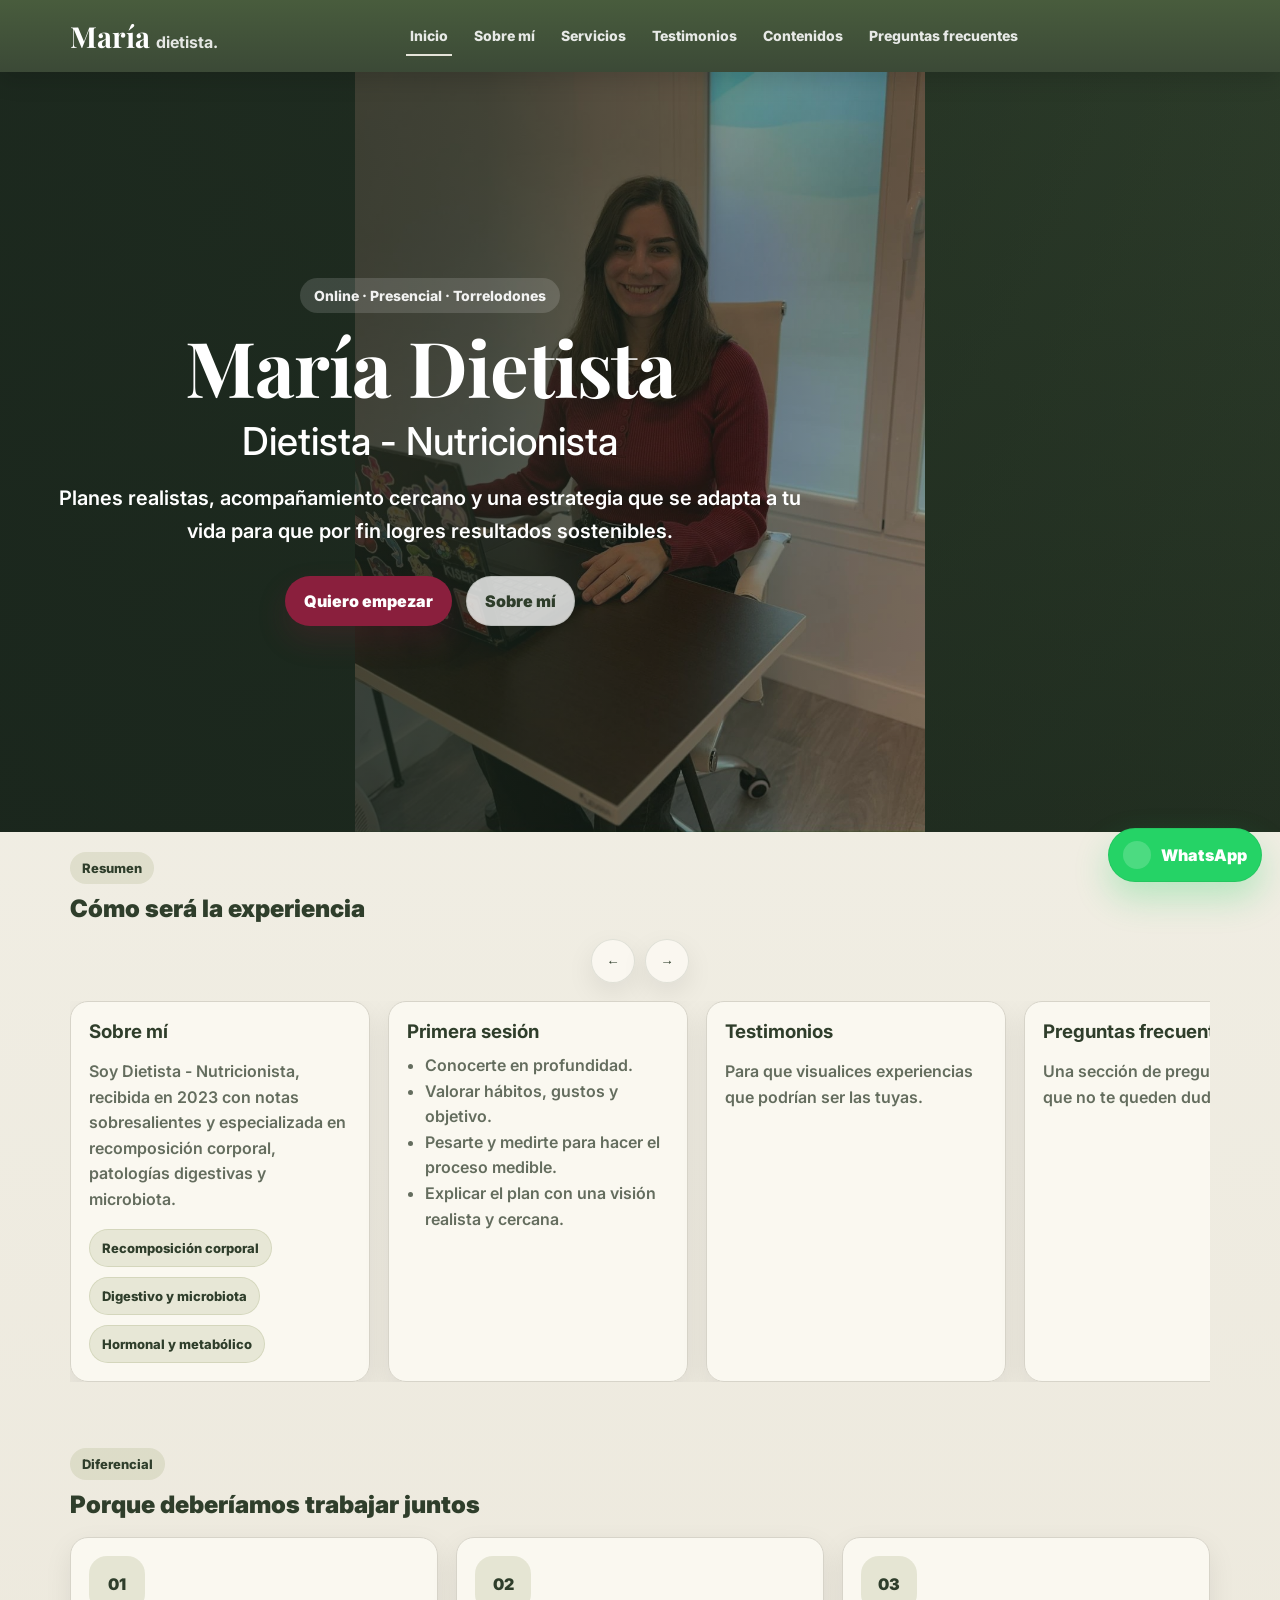
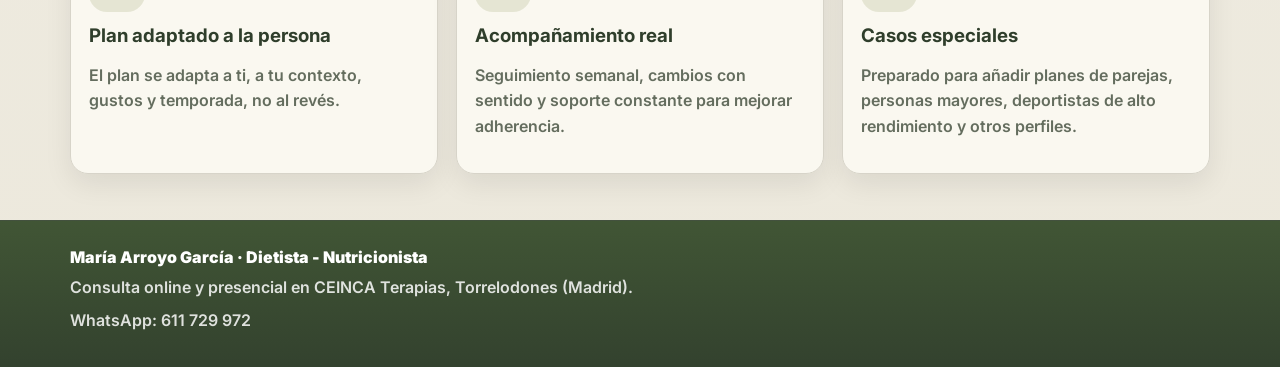
<file: index.html>
<!DOCTYPE html><html lang="es"><head>
<meta charset="UTF-8">
<meta name="viewport" content="width=device-width, initial-scale=1.0">
<meta name="theme-color" content="#2f3e2b">
<link rel="icon" href="favicon.png">
<link rel="manifest" href="manifest.webmanifest">
<link rel="preconnect" href="https://fonts.googleapis.com">
<link rel="preconnect" href="https://fonts.gstatic.com" crossorigin>
<link href="https://fonts.googleapis.com/css2?family=Inter:wght@400;600;700;800;900&family=Playfair+Display:wght@600;700&display=swap" rel="stylesheet">
<link rel="stylesheet" href="styles.css">
<title>María Dietista</title><meta name="description" content="Consulta online y presencial."></head><body>

<header class="topbar" id="top">
  <div class="wrap topbar__inner">
    <a class="logo" href="index.html" aria-label="Inicio"><span class="logo__script">María</span><span class="logo__small"> dietista.</span></a>
    <nav class="nav" aria-label="Navegación principal">
      <a href="index.html" class="nav__link is-active">Inicio</a>
      <a href="sobre-mi.html" class="nav__link">Sobre mí</a>
      <a href="servicios.html" class="nav__link">Servicios</a>
      <a href="testimonios.html" class="nav__link">Testimonios</a>
      <a href="contenidos.html" class="nav__link">Contenidos</a>
      <a href="preguntas-frecuentes.html" class="nav__link">Preguntas frecuentes</a>
    </nav>
    <div class="nav__actions"><button class="burger" type="button" aria-label="Abrir menú" data-burger>☰</button>
    </div>
  </div>
  <div class="drawer" data-drawer>
    <div class="drawer__panel">
      <div class="drawer__head"><div class="drawer__brand">Menú</div><button class="drawer__close" type="button" aria-label="Cerrar menú" data-drawer-close>✕</button></div>
      <nav class="drawer__nav" aria-label="Navegación móvil">
        <a href="index.html" class="drawer__link is-active">Inicio</a>
        <a href="sobre-mi.html" class="drawer__link">Sobre mí</a>
        <a href="servicios.html" class="drawer__link">Servicios</a>
        <a href="testimonios.html" class="drawer__link">Testimonios</a>
        <a href="contenidos.html" class="drawer__link">Contenidos</a>
        <a href="preguntas-frecuentes.html" class="drawer__link">Preguntas frecuentes</a>
      </nav>
      <a class="btn btn--berry btn--block" href="https://wa.me/34611729972?text=Hola%20Mar%C3%ADa%2C%20quiero%20una%20valoraci%C3%B3n.%20Mi%20objetivo%20es%3A%20" target="_blank" rel="noopener">Quiero valoración</a>
    </div>
  </div>
</header>

<main>
<section class="hero hero--image reveal"><div class="hero__bg hero__bg--photo"></div><div class="hero__overlay"></div><div class="wrap hero__content"><div class="hero__copy hero__copy--overlay"><span class="hero-tag">Online · Presencial · Torrelodones</span><h1 class="hero__title">María Dietista</h1><h2 class="hero__subtitle">Dietista - Nutricionista</h2><p class="hero__lead">Planes realistas, acompañamiento cercano y una estrategia que se adapta a tu vida para que por fin logres resultados sostenibles.</p><div class="hero__buttons"><a class="btn btn--berry" href="servicios.html">Quiero empezar</a><a class="btn btn--ghost" href="sobre-mi.html">Sobre mí</a></div></div></div></section>

<section class="section-block reveal">
<div class="wrap">
<div class="section-head"><div><span class="section-kicker">Resumen</span><h2 class="section-title" style="text-align:left;margin:10px 0 0;">Cómo será la experiencia</h2></div><div class="slider-nav"><button class="slider-btn" type="button" data-slider-prev aria-label="Anterior">←</button><button class="slider-btn" type="button" data-slider-next aria-label="Siguiente">→</button></div></div>
<div class="h-slider" data-slider><div class="h-slider__viewport" data-slider-viewport><div class="h-slider__track">
<article class="slider-card"><h3>Sobre mí</h3><p>Soy Dietista - Nutricionista, recibida en 2023 con notas sobresalientes y especializada en recomposición corporal, patologías digestivas y microbiota.</p><div class="badges"><span class="badge">Recomposición corporal</span><span class="badge">Digestivo y microbiota</span><span class="badge">Hormonal y metabólico</span></div></article>
<article class="slider-card"><h3>Primera sesión</h3><ul><li>Conocerte en profundidad.</li><li>Valorar hábitos, gustos y objetivo.</li><li>Pesarte y medirte para hacer el proceso medible.</li><li>Explicar el plan con una visión realista y cercana.</li></ul></article>
<article class="slider-card"><h3>Testimonios</h3><p>Para que visualices experiencias que podrían ser las tuyas.</p></article>
<article class="slider-card"><h3>Preguntas frecuentes</h3><p>Una sección de preguntas para que no te queden dudas.</p></article>

</div></div></div>
</div></section>

<section class="section-block reveal">
<div class="wrap">
<div class="section-head"><div><span class="section-kicker">Diferencial</span><h2 class="section-title" style="text-align:left;margin:10px 0 0;">Porque deberíamos trabajar juntos</h2></div></div>
<div class="diff-grid">
<article class="diff-card"><div class="diff-card__icon">01</div><h3>Plan adaptado a la persona</h3><p>El plan se adapta a ti, a tu contexto, gustos y temporada, no al revés.</p></article>
<article class="diff-card"><div class="diff-card__icon">02</div><h3>Acompañamiento real</h3><p>Seguimiento semanal, cambios con sentido y soporte constante para mejorar adherencia.</p></article>
<article class="diff-card"><div class="diff-card__icon">03</div><h3>Casos especiales</h3><p>Preparado para añadir planes de parejas, personas mayores, deportistas de alto rendimiento y otros perfiles.</p></article>
</div></div></section>
</main>


<footer class="footer footer--simple">
  <div class="wrap footer__simple">
    <div class="footer__brand">María Arroyo García · Dietista - Nutricionista</div>
    <p class="footer__text">Consulta online y presencial en CEINCA Terapias, Torrelodones (Madrid).</p>
    <p class="footer__text">WhatsApp: 611 729 972</p>
  </div>
</footer>
<div class="fab-row">
  <a class="fab fab--wa" href="https://wa.me/34611729972?text=Hola%20Mar%C3%ADa%2C%20quiero%20informaci%C3%B3n%20sobre%20consulta%20(online%2Fpresencial).%20Mi%20objetivo%20es%3A%20" target="_blank" rel="noopener" aria-label="WhatsApp"><span class="fab__icon" aria-hidden="true"></span><span class="fab__text">WhatsApp</span></a>
  <a class="fab fab--top" href="#top" data-top hidden aria-label="Volver arriba">↑ <span class="fab__text">Arriba</span></a>
</div>
<script src="app.js"></script>


</body></html>
</file>
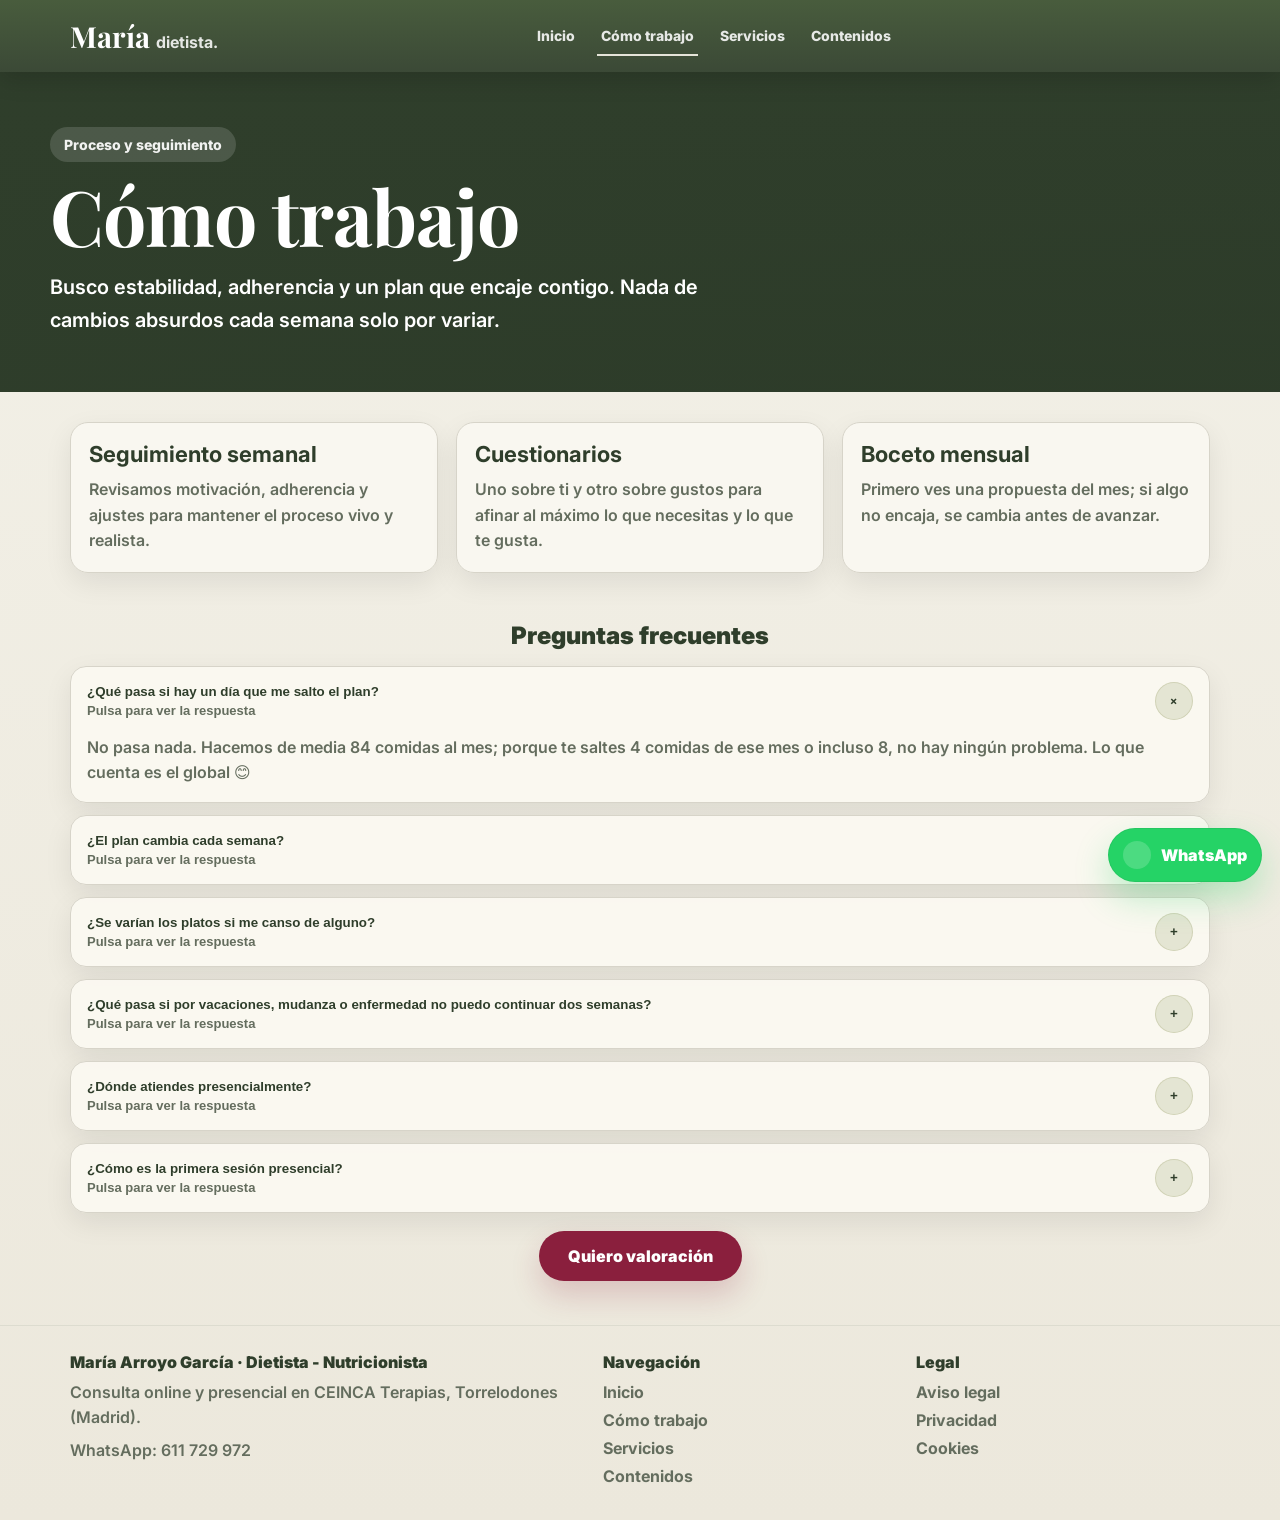
<file: como-trabajo.html>
<!DOCTYPE html>
<html lang="es">
<head>
<meta charset="UTF-8">
<meta name="viewport" content="width=device-width, initial-scale=1.0">
<meta name="theme-color" content="#2f3e2b">
<link rel="icon" href="favicon.png">
<link rel="manifest" href="manifest.webmanifest">
<link rel="preconnect" href="https://fonts.googleapis.com">
<link rel="preconnect" href="https://fonts.gstatic.com" crossorigin>
<link href="https://fonts.googleapis.com/css2?family=Inter:wght@400;600;700;800;900&family=Playfair+Display:wght@600;700&display=swap" rel="stylesheet">
<link rel="stylesheet" href="styles.css">
<title>Cómo trabajo · María Dietista</title><meta name="description" content="Seguimiento semanal, cuestionarios, estructura y preguntas frecuentes."><meta property="og:title" content="Cómo trabajo · María Dietista"><meta property="og:image" content="assets/img/og.webp"></head>
<body>

<header class="topbar" id="top">
  <div class="wrap topbar__inner">
    <a class="logo" href="index.html" aria-label="Inicio"><span class="logo__script">María</span><span class="logo__small"> dietista.</span></a>
    <nav class="nav" aria-label="Navegación principal">
      <a href="index.html" class="nav__link">Inicio</a>
      <a href="como-trabajo.html" class="nav__link is-active">Cómo trabajo</a>
      <a href="servicios.html" class="nav__link">Servicios</a>
      <a href="contenidos.html" class="nav__link">Contenidos</a>
    </nav>
    <div class="nav__actions"><button class="burger" type="button" aria-label="Abrir menú" data-burger>☰</button>
    </div>
  </div>
  <div class="drawer" data-drawer>
    <div class="drawer__panel">
      <div class="drawer__head">
        <div class="drawer__brand">Menú</div>
        <button class="drawer__close" type="button" aria-label="Cerrar menú" data-drawer-close>✕</button>
      </div>
      <nav class="drawer__nav" aria-label="Navegación móvil">
        <a href="index.html" class="drawer__link">Inicio</a>
        <a href="como-trabajo.html" class="drawer__link is-active">Cómo trabajo</a>
        <a href="servicios.html" class="drawer__link">Servicios</a>
        <a href="contenidos.html" class="drawer__link">Contenidos</a>
      </nav>
      <a class="btn btn--berry btn--block" href="https://wa.me/34611729972?text=Hola%20Mar%C3%ADa%2C%20quiero%20una%20valoraci%C3%B3n.%20Mi%20objetivo%20es%3A%20" target="_blank" rel="noopener">Quiero valoración</a>
    </div>
  </div>
</header>

<main>
<section class="hero hero--page reveal"><div class="hero__bg"></div><div class="hero__overlay hero__overlay--soft"></div><div class="wrap hero__content hero__content--page"><div class="hero__copy hero__copy--simple"><span class="hero-tag">Proceso y seguimiento</span><h1 class="hero__title">Cómo trabajo</h1><p class="hero__lead">Busco estabilidad, adherencia y un plan que encaje contigo. Nada de cambios absurdos cada semana solo por variar.</p></div></div></section>
<section class="split reveal"><div class="wrap split__grid split__grid--3"><article class="info-card"><h2>Seguimiento semanal</h2><p>Revisamos motivación, adherencia y ajustes para mantener el proceso vivo y realista.</p></article><article class="info-card"><h2>Cuestionarios</h2><p>Uno sobre ti y otro sobre gustos para afinar al máximo lo que necesitas y lo que te gusta.</p></article><article class="info-card"><h2>Boceto mensual</h2><p>Primero ves una propuesta del mes; si algo no encaja, se cambia antes de avanzar.</p></article></div></section>
<section class="faq-section reveal"><div class="wrap"><h2 class="section-title">Preguntas frecuentes</h2><div class="accordion" data-acc>
<article class="acc-item is-open"><button class="acc-btn" type="button" data-acc-btn><div><div class="acc-title">¿Qué pasa si hay un día que me salto el plan?</div><div class="acc-meta">Pulsa para ver la respuesta</div></div><span class="acc-icon">+</span></button><div class="acc-panel" data-acc-panel style="max-height:260px;"><div class="acc-content">No pasa nada. Hacemos de media 84 comidas al mes; porque te saltes 4 comidas de ese mes o incluso 8, no hay ningún problema. Lo que cuenta es el global 😊</div></div></article>
<article class="acc-item"><button class="acc-btn" type="button" data-acc-btn><div><div class="acc-title">¿El plan cambia cada semana?</div><div class="acc-meta">Pulsa para ver la respuesta</div></div><span class="acc-icon">+</span></button><div class="acc-panel" data-acc-panel><div class="acc-content">No. Busco estabilidad para mejorar adherencia a nivel organizativo y fisiológico. Cambiar platos cada semana implica recetas nuevas y listas de la compra nuevas constantemente, y no es práctico.</div></div></article>
<article class="acc-item"><button class="acc-btn" type="button" data-acc-btn><div><div class="acc-title">¿Se varían los platos si me canso de alguno?</div><div class="acc-meta">Pulsa para ver la respuesta</div></div><span class="acc-icon">+</span></button><div class="acc-panel" data-acc-panel><div class="acc-content">Sí, se varían los platos en función de lo que quieras y necesites, pero no toda la semana por lo comentado anteriormente.</div></div></article>
<article class="acc-item"><button class="acc-btn" type="button" data-acc-btn><div><div class="acc-title">¿Qué pasa si por vacaciones, mudanza o enfermedad no puedo continuar dos semanas?</div><div class="acc-meta">Pulsa para ver la respuesta</div></div><span class="acc-icon">+</span></button><div class="acc-panel" data-acc-panel><div class="acc-content">No hay problema. En esos casos pausamos el plan hasta que vuelvas a poder continuarlo.</div></div></article>
<article class="acc-item"><button class="acc-btn" type="button" data-acc-btn><div><div class="acc-title">¿Dónde atiendes presencialmente?</div><div class="acc-meta">Pulsa para ver la respuesta</div></div><span class="acc-icon">+</span></button><div class="acc-panel" data-acc-panel><div class="acc-content">En CEINCA Terapias, Calle el Nogal 10, Torrelodones (Madrid).</div></div></article>
<article class="acc-item"><button class="acc-btn" type="button" data-acc-btn><div><div class="acc-title">¿Cómo es la primera sesión presencial?</div><div class="acc-meta">Pulsa para ver la respuesta</div></div><span class="acc-icon">+</span></button><div class="acc-panel" data-acc-panel><div class="acc-content">En la primera sesión voy a conocerte en profundidad: estilo de vida, gustos y objetivo. Tras el cuestionario previo, te pesaré y mediré para hacer el proceso medible. Después, trabajaremos una visión realista y motivadora del cambio.</div></div></article>
</div><div class="section-actions"><a class="btn btn--berry btn--wide" href="https://wa.me/34611729972?text=Hola%20Mar%C3%ADa%2C%20quiero%20una%20valoraci%C3%B3n.%20Mi%20objetivo%20es%3A%20" target="_blank" rel="noopener">Quiero valoración</a></div></div></section>
</main>

<footer class="footer">
  <div class="wrap footer__grid">
    <div><div class="footer__brand">María Arroyo García · Dietista - Nutricionista</div><p class="footer__text">Consulta online y presencial en CEINCA Terapias, Torrelodones (Madrid).</p><p class="footer__text">WhatsApp: 611 729 972</p></div>
    <div><div class="footer__title">Navegación</div><div class="footer__links"><a href="index.html">Inicio</a><a href="como-trabajo.html">Cómo trabajo</a><a href="servicios.html">Servicios</a><a href="contenidos.html">Contenidos</a></div></div>
    <div><div class="footer__title">Legal</div><div class="footer__links"><a href="aviso-legal.html">Aviso legal</a><a href="privacidad.html">Privacidad</a><a href="cookies.html">Cookies</a></div></div>
  </div>
</footer>
<div class="fab-row">
  <a class="fab fab--wa" href="https://wa.me/34611729972?text=Hola%20Mar%C3%ADa%2C%20quiero%20informaci%C3%B3n%20sobre%20consulta%20(online%2Fpresencial).%20Mi%20objetivo%20es%3A%20" target="_blank" rel="noopener" aria-label="WhatsApp"><span class="fab__icon" aria-hidden="true"></span><span class="fab__text">WhatsApp</span></a>
  <a class="fab fab--top" href="#top" data-top hidden aria-label="Volver arriba">↑ <span class="fab__text">Arriba</span></a>
</div>
<script src="app.js"></script>

</body></html>
</file>
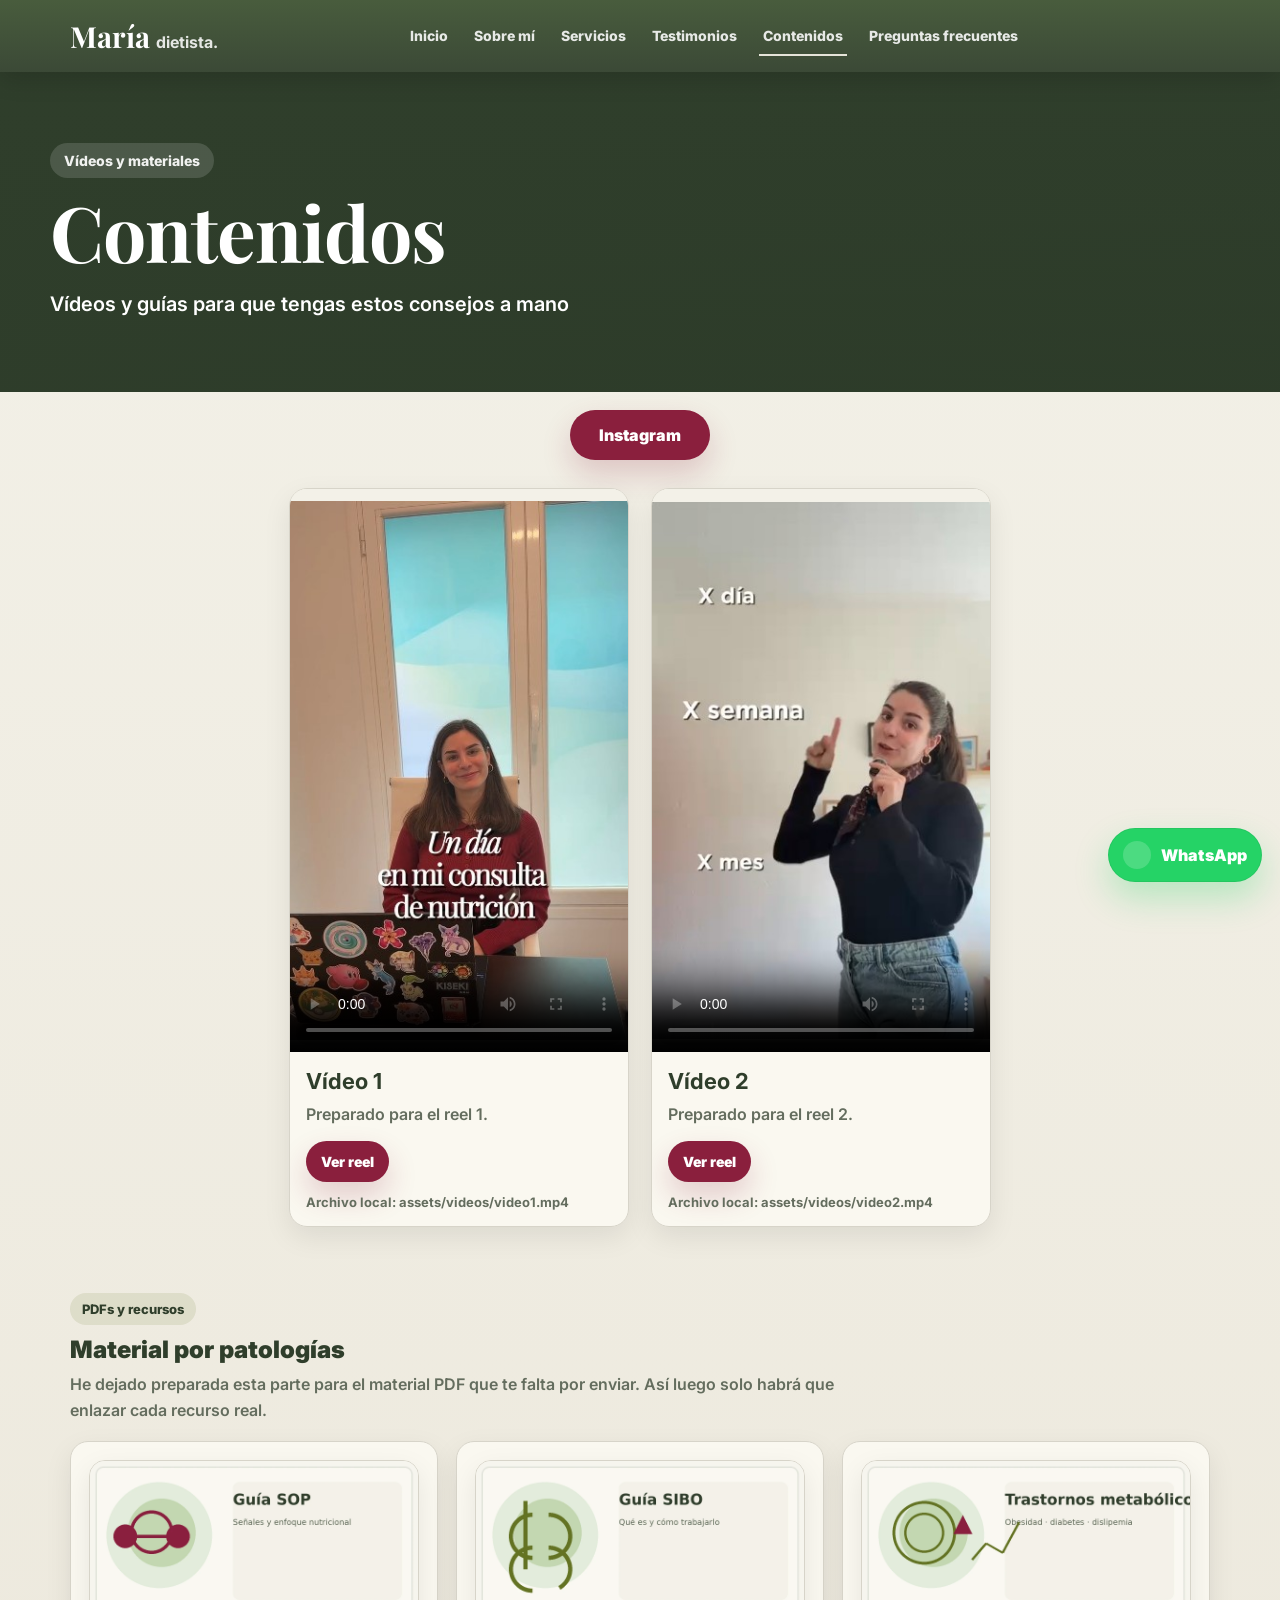
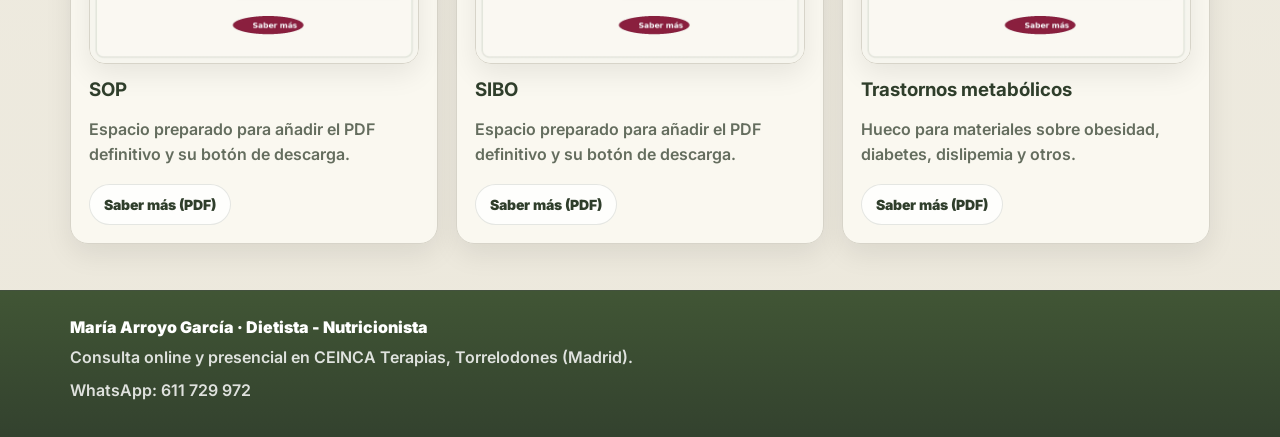
<file: contenidos.html>
<!DOCTYPE html><html lang="es"><head>
<meta charset="UTF-8">
<meta name="viewport" content="width=device-width, initial-scale=1.0">
<meta name="theme-color" content="#2f3e2b">
<link rel="icon" href="favicon.png">
<link rel="manifest" href="manifest.webmanifest">
<link rel="preconnect" href="https://fonts.googleapis.com">
<link rel="preconnect" href="https://fonts.gstatic.com" crossorigin>
<link href="https://fonts.googleapis.com/css2?family=Inter:wght@400;600;700;800;900&family=Playfair+Display:wght@600;700&display=swap" rel="stylesheet">
<link rel="stylesheet" href="styles.css">
<title>Contenidos</title></head><body>
<header class="topbar" id="top">
  <div class="wrap topbar__inner">
    <a class="logo" href="index.html" aria-label="Inicio"><span class="logo__script">María</span><span class="logo__small"> dietista.</span></a>
    <nav class="nav" aria-label="Navegación principal">
      <a href="index.html" class="nav__link">Inicio</a>
      <a href="sobre-mi.html" class="nav__link">Sobre mí</a>
      <a href="servicios.html" class="nav__link">Servicios</a>
      <a href="testimonios.html" class="nav__link">Testimonios</a>
      <a href="contenidos.html" class="nav__link is-active">Contenidos</a>
      <a href="preguntas-frecuentes.html" class="nav__link">Preguntas frecuentes</a>
    </nav>
    <div class="nav__actions"><button class="burger" type="button" aria-label="Abrir menú" data-burger>☰</button>
    </div>
  </div>
  <div class="drawer" data-drawer>
    <div class="drawer__panel">
      <div class="drawer__head"><div class="drawer__brand">Menú</div><button class="drawer__close" type="button" aria-label="Cerrar menú" data-drawer-close>✕</button></div>
      <nav class="drawer__nav" aria-label="Navegación móvil">
        <a href="index.html" class="drawer__link">Inicio</a>
        <a href="sobre-mi.html" class="drawer__link">Sobre mí</a>
        <a href="servicios.html" class="drawer__link">Servicios</a>
        <a href="testimonios.html" class="drawer__link">Testimonios</a>
        <a href="contenidos.html" class="drawer__link is-active">Contenidos</a>
        <a href="preguntas-frecuentes.html" class="drawer__link">Preguntas frecuentes</a>
      </nav>
      <a class="btn btn--berry btn--block" href="https://wa.me/34611729972?text=Hola%20Mar%C3%ADa%2C%20quiero%20una%20valoraci%C3%B3n.%20Mi%20objetivo%20es%3A%20" target="_blank" rel="noopener">Quiero valoración</a>
    </div>
  </div>
</header>
<main>
<section class="hero hero--page reveal"><div class="hero__bg"></div><div class="hero__overlay hero__overlay--soft"></div><div class="wrap hero__content hero__content--page"><div class="hero__copy hero__copy--simple"><span class="hero-tag">Vídeos y materiales</span><h1 class="hero__title">Contenidos</h1><p class="hero__lead">Vídeos y guías para que tengas estos consejos a mano</p></div></div></section>


<section class="contenidos-intro reveal">
  <div class="wrap">
    <div class="contenidos-intro--simple">
      <a class="btn btn--berry btn--wide" href="https://www.instagram.com/mariadietista_/" target="_blank" rel="noopener">Instagram</a>
    </div>
  </div>
</section>


<section class="section-block reveal"><div class="wrap">

<div class="videos-grid">
<article class="video-card"><div class="video-card__frame"><video controls preload="metadata" poster="assets/img/cover1.jpg"><source src="assets/videos/video1.mp4" type="video/mp4"></video></div><div class="video-card__body"><h2>Vídeo 1</h2><p>Preparado para el reel 1.</p><div class="video-card__links"><a class="btn btn--berry btn--small" href="https://www.instagram.com/reel/DTu6i0ciIuc/?igsh=aGNnd28wc3JxN3Yy" target="_blank" rel="noopener">Ver reel</a></div><div class="video-card__meta">Archivo local: assets/videos/video1.mp4</div></div></article>
<article class="video-card"><div class="video-card__frame"><video controls preload="metadata" poster="assets/img/cover2.jpg"><source src="assets/videos/video2.mp4" type="video/mp4"></video></div><div class="video-card__body"><h2>Vídeo 2</h2><p>Preparado para el reel 2.</p><div class="video-card__links"><a class="btn btn--berry btn--small" href="https://www.instagram.com/reel/DUaqYzBiLxP/?igsh=MmtucThwODhkNGht" target="_blank" rel="noopener">Ver reel</a></div><div class="video-card__meta">Archivo local: assets/videos/video2.mp4</div></div></article>

</div></div></section>
<section class="section-block reveal"><div class="wrap"><div class="section-head"><div><span class="section-kicker">PDFs y recursos</span><h2 class="section-title" style="text-align:left;margin:10px 0 0;">Material por patologías</h2><p class="section-desc">He dejado preparada esta parte para el material PDF que te falta por enviar. Así luego solo habrá que enlazar cada recurso real.</p></div></div><div class="pdf-grid">
<article class="pdf-card"><div class="pdf-card__media"><img src="assets/img/guide-sop.webp" alt="" loading="lazy"></div><h3>SOP</h3><p>Espacio preparado para añadir el PDF definitivo y su botón de descarga.</p><div class="pdf-card__actions"><a class="btn btn--ghost btn--small" href="#" onclick="return false;">Saber más (PDF)</a></div></article>
<article class="pdf-card"><div class="pdf-card__media"><img src="assets/img/guide-sibo.webp" alt="" loading="lazy"></div><h3>SIBO</h3><p>Espacio preparado para añadir el PDF definitivo y su botón de descarga.</p><div class="pdf-card__actions"><a class="btn btn--ghost btn--small" href="#" onclick="return false;">Saber más (PDF)</a></div></article>
<article class="pdf-card"><div class="pdf-card__media"><img src="assets/img/guide-metabolicos.webp" alt="" loading="lazy"></div><h3>Trastornos metabólicos</h3><p>Hueco para materiales sobre obesidad, diabetes, dislipemia y otros.</p><div class="pdf-card__actions"><a class="btn btn--ghost btn--small" href="#" onclick="return false;">Saber más (PDF)</a></div></article>
</div></div></section>
</main>

<footer class="footer footer--simple">
  <div class="wrap footer__simple">
    <div class="footer__brand">María Arroyo García · Dietista - Nutricionista</div>
    <p class="footer__text">Consulta online y presencial en CEINCA Terapias, Torrelodones (Madrid).</p>
    <p class="footer__text">WhatsApp: 611 729 972</p>
  </div>
</footer>
<div class="fab-row">
  <a class="fab fab--wa" href="https://wa.me/34611729972?text=Hola%20Mar%C3%ADa%2C%20quiero%20informaci%C3%B3n%20sobre%20consulta%20(online%2Fpresencial).%20Mi%20objetivo%20es%3A%20" target="_blank" rel="noopener" aria-label="WhatsApp"><span class="fab__icon" aria-hidden="true"></span><span class="fab__text">WhatsApp</span></a>
  <a class="fab fab--top" href="#top" data-top hidden aria-label="Volver arriba">↑ <span class="fab__text">Arriba</span></a>
</div>
<script src="app.js"></script>

</body></html>
</file>
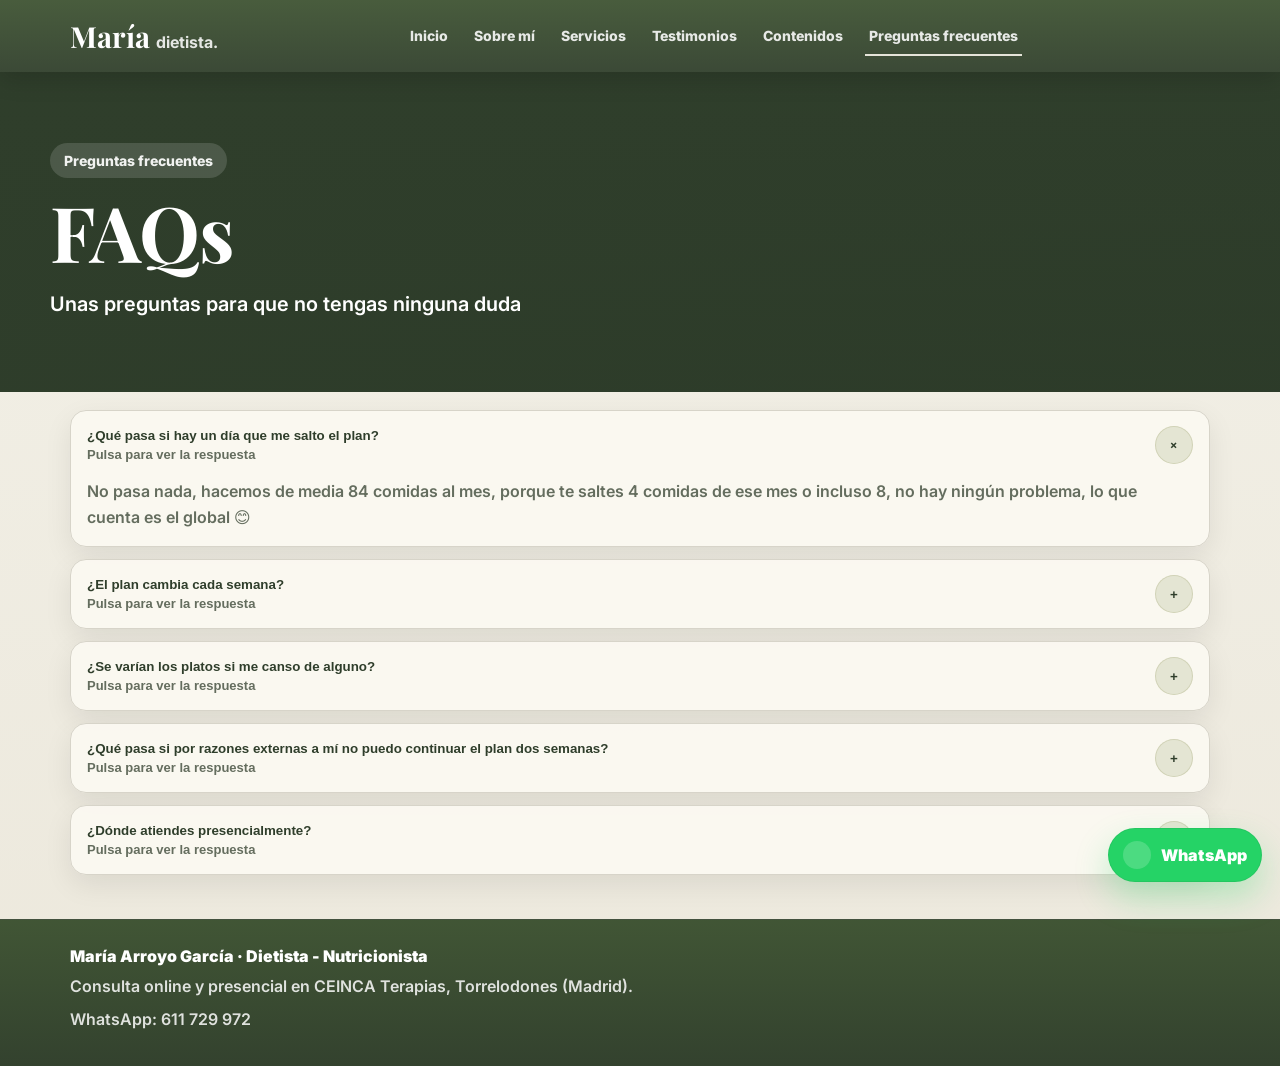
<file: preguntas-frecuentes.html>
<!DOCTYPE html><html lang="es"><head>
<meta charset="UTF-8">
<meta name="viewport" content="width=device-width, initial-scale=1.0">
<meta name="theme-color" content="#2f3e2b">
<link rel="icon" href="favicon.png">
<link rel="manifest" href="manifest.webmanifest">
<link rel="preconnect" href="https://fonts.googleapis.com">
<link rel="preconnect" href="https://fonts.gstatic.com" crossorigin>
<link href="https://fonts.googleapis.com/css2?family=Inter:wght@400;600;700;800;900&family=Playfair+Display:wght@600;700&display=swap" rel="stylesheet">
<link rel="stylesheet" href="styles.css">
<title>Preguntas frecuentes</title></head><body>
<header class="topbar" id="top">
  <div class="wrap topbar__inner">
    <a class="logo" href="index.html" aria-label="Inicio"><span class="logo__script">María</span><span class="logo__small"> dietista.</span></a>
    <nav class="nav" aria-label="Navegación principal">
      <a href="index.html" class="nav__link">Inicio</a>
      <a href="sobre-mi.html" class="nav__link">Sobre mí</a>
      <a href="servicios.html" class="nav__link">Servicios</a>
      <a href="testimonios.html" class="nav__link">Testimonios</a>
      <a href="contenidos.html" class="nav__link">Contenidos</a>
      <a href="preguntas-frecuentes.html" class="nav__link is-active">Preguntas frecuentes</a>
    </nav>
    <div class="nav__actions"><button class="burger" type="button" aria-label="Abrir menú" data-burger>☰</button>
    </div>
  </div>
  <div class="drawer" data-drawer>
    <div class="drawer__panel">
      <div class="drawer__head"><div class="drawer__brand">Menú</div><button class="drawer__close" type="button" aria-label="Cerrar menú" data-drawer-close>✕</button></div>
      <nav class="drawer__nav" aria-label="Navegación móvil">
        <a href="index.html" class="drawer__link">Inicio</a>
        <a href="sobre-mi.html" class="drawer__link">Sobre mí</a>
        <a href="servicios.html" class="drawer__link">Servicios</a>
        <a href="testimonios.html" class="drawer__link">Testimonios</a>
        <a href="contenidos.html" class="drawer__link">Contenidos</a>
        <a href="preguntas-frecuentes.html" class="drawer__link is-active">Preguntas frecuentes</a>
      </nav>
      <a class="btn btn--berry btn--block" href="https://wa.me/34611729972?text=Hola%20Mar%C3%ADa%2C%20quiero%20una%20valoraci%C3%B3n.%20Mi%20objetivo%20es%3A%20" target="_blank" rel="noopener">Quiero valoración</a>
    </div>
  </div>
</header>
<main>
<section class="hero hero--page reveal"><div class="hero__bg"></div><div class="hero__overlay hero__overlay--soft"></div><div class="wrap hero__content hero__content--page"><div class="hero__copy hero__copy--simple"><span class="hero-tag">Preguntas frecuentes</span><h1 class="hero__title">FAQs</h1><p class="hero__lead">Unas preguntas para que no tengas ninguna duda</p></div></div></section>
<section class="faq-section reveal"><div class="wrap"><div class="accordion" data-acc>
<article class="acc-item is-open"><button class="acc-btn" type="button" data-acc-btn><div><div class="acc-title">¿Qué pasa si hay un día que me salto el plan?</div><div class="acc-meta">Pulsa para ver la respuesta</div></div><span class="acc-icon">+</span></button><div class="acc-panel" data-acc-panel style="max-height:260px;"><div class="acc-content">No pasa nada, hacemos de media 84 comidas al mes, porque te saltes 4 comidas de ese mes o incluso 8, no hay ningún problema, lo que cuenta es el global 😊</div></div></article>
<article class="acc-item"><button class="acc-btn" type="button" data-acc-btn><div><div class="acc-title">¿El plan cambia cada semana?</div><div class="acc-meta">Pulsa para ver la respuesta</div></div><span class="acc-icon">+</span></button><div class="acc-panel" data-acc-panel><div class="acc-content">No, no cambia cada semana porque quiero que tengas adherencia al plan tanto a nivel organizativo y fisiológico y eso solo se consigue teniendo estabilidad. Si te cambio todas las semanas los platos implica nuevas recetas y listas de la compra constantemente y no es práctico.</div></div></article>
<article class="acc-item"><button class="acc-btn" type="button" data-acc-btn><div><div class="acc-title">¿Se varían los platos si me canso de alguno?</div><div class="acc-meta">Pulsa para ver la respuesta</div></div><span class="acc-icon">+</span></button><div class="acc-panel" data-acc-panel><div class="acc-content">Sí, se varían los platos en función de lo que quieras y necesites, pero no toda la semana por lo comentado anteriormente.</div></div></article>
<article class="acc-item"><button class="acc-btn" type="button" data-acc-btn><div><div class="acc-title">¿Qué pasa si por razones externas a mí no puedo continuar el plan dos semanas?</div><div class="acc-meta">Pulsa para ver la respuesta</div></div><span class="acc-icon">+</span></button><div class="acc-panel" data-acc-panel><div class="acc-content">No hay problema, en esos casos pausamos el plan hasta que vuelvas a poder continuarlo.</div></div></article>
<article class="acc-item"><button class="acc-btn" type="button" data-acc-btn><div><div class="acc-title">¿Dónde atiendes presencialmente?</div><div class="acc-meta">Pulsa para ver la respuesta</div></div><span class="acc-icon">+</span></button><div class="acc-panel" data-acc-panel><div class="acc-content">En CEINCA Terapias, Calle el Nogal 10, Torrelodones (Madrid).</div></div></article>
</div></div></section></main>

<footer class="footer footer--simple">
  <div class="wrap footer__simple">
    <div class="footer__brand">María Arroyo García · Dietista - Nutricionista</div>
    <p class="footer__text">Consulta online y presencial en CEINCA Terapias, Torrelodones (Madrid).</p>
    <p class="footer__text">WhatsApp: 611 729 972</p>
  </div>
</footer>
<div class="fab-row">
  <a class="fab fab--wa" href="https://wa.me/34611729972?text=Hola%20Mar%C3%ADa%2C%20quiero%20informaci%C3%B3n%20sobre%20consulta%20(online%2Fpresencial).%20Mi%20objetivo%20es%3A%20" target="_blank" rel="noopener" aria-label="WhatsApp"><span class="fab__icon" aria-hidden="true"></span><span class="fab__text">WhatsApp</span></a>
  <a class="fab fab--top" href="#top" data-top hidden aria-label="Volver arriba">↑ <span class="fab__text">Arriba</span></a>
</div>
<script src="app.js"></script>

</body></html>
</file>
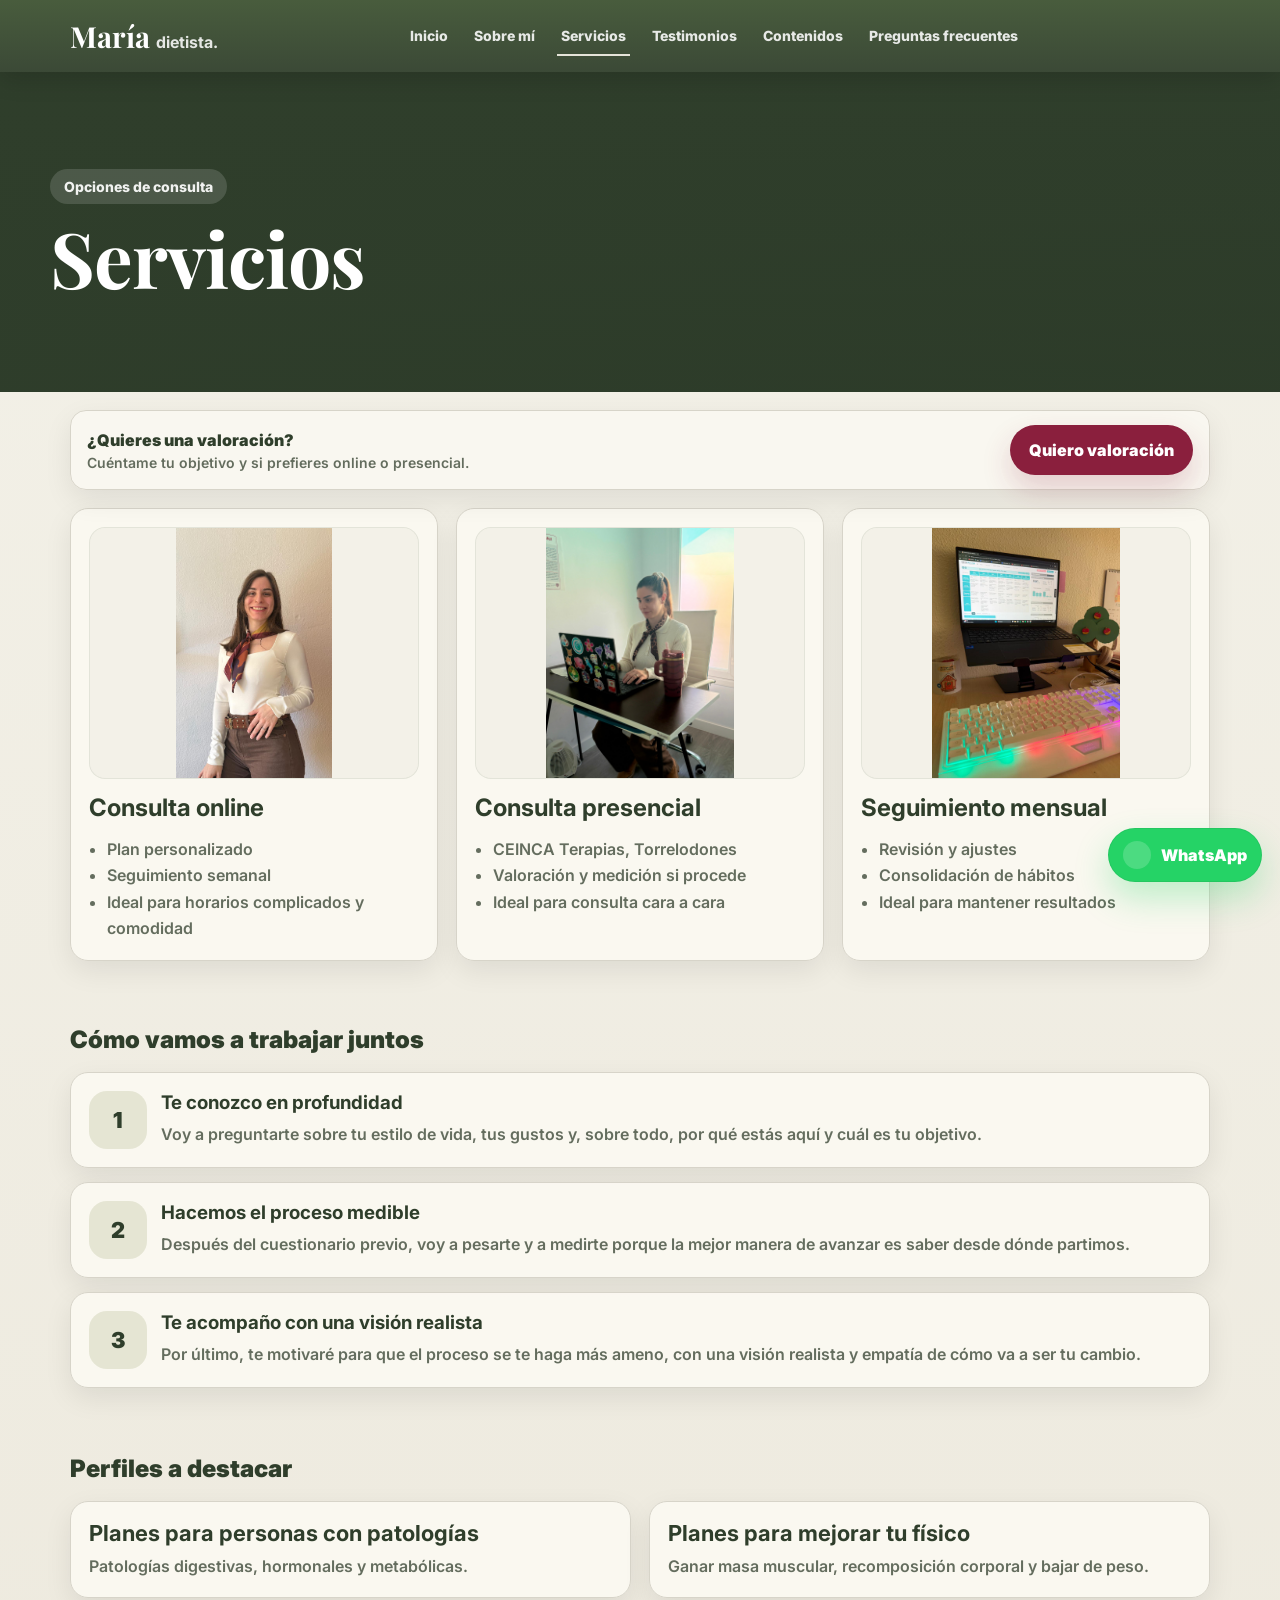
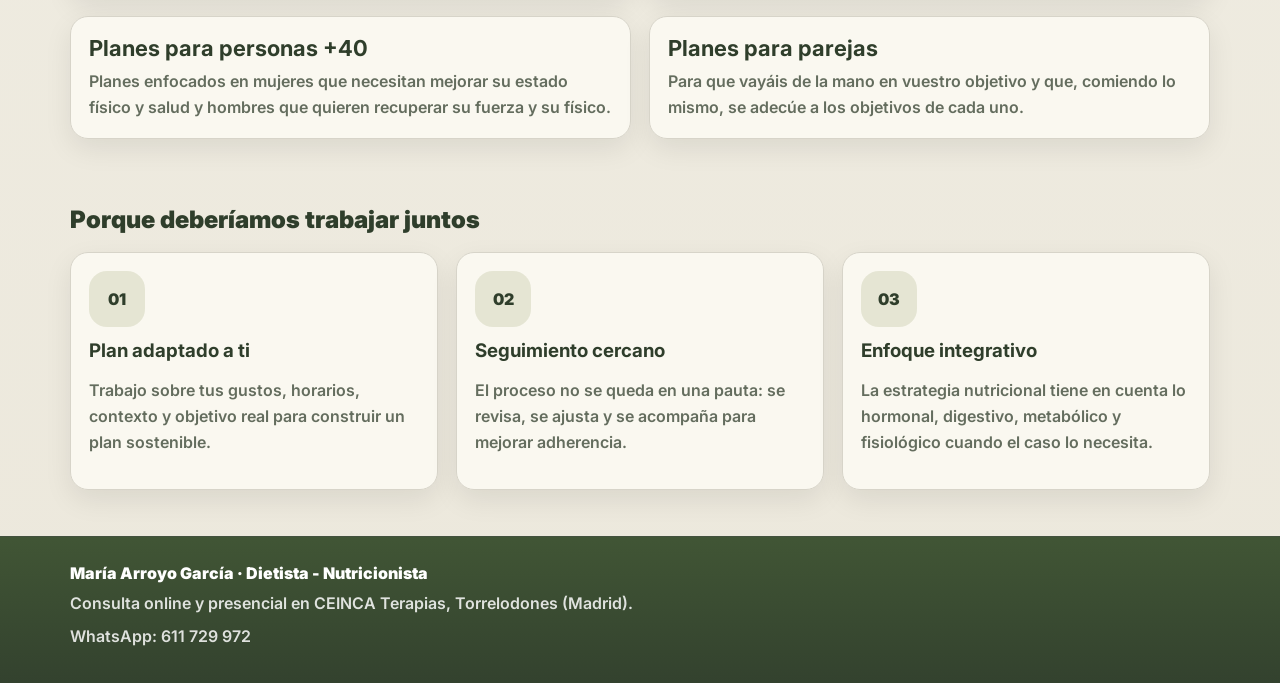
<file: servicios.html>
<!DOCTYPE html><html lang="es"><head>
<meta charset="UTF-8">
<meta name="viewport" content="width=device-width, initial-scale=1.0">
<meta name="theme-color" content="#2f3e2b">
<link rel="icon" href="favicon.png">
<link rel="manifest" href="manifest.webmanifest">
<link rel="preconnect" href="https://fonts.googleapis.com">
<link rel="preconnect" href="https://fonts.gstatic.com" crossorigin>
<link href="https://fonts.googleapis.com/css2?family=Inter:wght@400;600;700;800;900&family=Playfair+Display:wght@600;700&display=swap" rel="stylesheet">
<link rel="stylesheet" href="styles.css">
<title>Servicios</title></head><body>
<header class="topbar" id="top">
  <div class="wrap topbar__inner">
    <a class="logo" href="index.html" aria-label="Inicio"><span class="logo__script">María</span><span class="logo__small"> dietista.</span></a>
    <nav class="nav" aria-label="Navegación principal">
      <a href="index.html" class="nav__link">Inicio</a>
      <a href="sobre-mi.html" class="nav__link">Sobre mí</a>
      <a href="servicios.html" class="nav__link is-active">Servicios</a>
      <a href="testimonios.html" class="nav__link">Testimonios</a>
      <a href="contenidos.html" class="nav__link">Contenidos</a>
      <a href="preguntas-frecuentes.html" class="nav__link">Preguntas frecuentes</a>
    </nav>
    <div class="nav__actions"><button class="burger" type="button" aria-label="Abrir menú" data-burger>☰</button>
    </div>
  </div>
  <div class="drawer" data-drawer>
    <div class="drawer__panel">
      <div class="drawer__head"><div class="drawer__brand">Menú</div><button class="drawer__close" type="button" aria-label="Cerrar menú" data-drawer-close>✕</button></div>
      <nav class="drawer__nav" aria-label="Navegación móvil">
        <a href="index.html" class="drawer__link">Inicio</a>
        <a href="sobre-mi.html" class="drawer__link">Sobre mí</a>
        <a href="servicios.html" class="drawer__link is-active">Servicios</a>
        <a href="testimonios.html" class="drawer__link">Testimonios</a>
        <a href="contenidos.html" class="drawer__link">Contenidos</a>
        <a href="preguntas-frecuentes.html" class="drawer__link">Preguntas frecuentes</a>
      </nav>
      <a class="btn btn--berry btn--block" href="https://wa.me/34611729972?text=Hola%20Mar%C3%ADa%2C%20quiero%20una%20valoraci%C3%B3n.%20Mi%20objetivo%20es%3A%20" target="_blank" rel="noopener">Quiero valoración</a>
    </div>
  </div>
</header>
<main>
<section class="hero hero--page reveal"><div class="hero__bg"></div><div class="hero__overlay hero__overlay--soft"></div><div class="wrap hero__content hero__content--page"><div class="hero__copy hero__copy--simple"><span class="hero-tag">Opciones de consulta</span><h1 class="hero__title">Servicios</h1></div></div></section>
<section class="services-panel reveal"><div class="wrap"><div class="sticky-cta"><div><div class="sticky-cta__title">¿Quieres una valoración?</div><div class="sticky-cta__text">Cuéntame tu objetivo y si prefieres online o presencial.</div></div><a class="btn btn--berry" href="https://wa.me/34611729972?text=Hola%20Mar%C3%ADa%2C%20quiero%20una%20valoraci%C3%B3n.%20Mi%20objetivo%20es%3A%20" target="_blank" rel="noopener">Quiero valoración</a></div><div class="cards cards--3"><article class="service-card"><div class="service-card__media"><img src="assets/img/service-online-real.jpeg" alt="Consulta online" loading="lazy"></div><h2>Consulta online</h2><ul class="list"><li>Plan personalizado</li><li>Seguimiento semanal</li><li>Ideal para horarios complicados y comodidad</li></ul></article><article class="service-card"><div class="service-card__media"><img src="assets/img/service-presencial-real.jpeg" alt="" loading="lazy"></div><h2>Consulta presencial</h2><ul class="list"><li>CEINCA Terapias, Torrelodones</li><li>Valoración y medición si procede</li><li>Ideal para consulta cara a cara</li></ul></article><article class="service-card"><div class="service-card__media service-card__media--contain"><img src="assets/img/service-seguimiento-real.jpeg" alt="Seguimiento mensual" loading="lazy"></div><h2>Seguimiento mensual</h2><ul class="list"><li>Revisión y ajustes</li><li>Consolidación de hábitos</li><li>Ideal para mantener resultados</li></ul></article></div></div></section>

<section class="section-block reveal">
  <div class="wrap">
    <div class="section-head"><div><h2 class="section-title" style="text-align:left;margin:0;">Cómo vamos a trabajar juntos</h2></div></div>
    <div class="session-steps">
      <article class="step"><div class="step__num">1</div><div><h3>Te conozco en profundidad</h3><p>Voy a preguntarte sobre tu estilo de vida, tus gustos y, sobre todo, por qué estás aquí y cuál es tu objetivo.</p></div></article>
      <article class="step"><div class="step__num">2</div><div><h3>Hacemos el proceso medible</h3><p>Después del cuestionario previo, voy a pesarte y a medirte porque la mejor manera de avanzar es saber desde dónde partimos.</p></div></article>
      <article class="step"><div class="step__num">3</div><div><h3>Te acompaño con una visión realista</h3><p>Por último, te motivaré para que el proceso se te haga más ameno, con una visión realista y empatía de cómo va a ser tu cambio.</p></div></article>
    </div>
  </div>
</section>


<section class="section-block reveal">
  <div class="wrap">
    <div class="section-head">
      <div>
        <h2 class="section-title" style="text-align:left;margin:0;">Perfiles a destacar</h2>
      </div>
    </div>
    <div class="profiles-grid">
      <article class="profile-card">
        <h3>Planes para personas con patologías</h3>
        <p>Patologías digestivas, hormonales y metabólicas.</p>
      </article>

      <article class="profile-card">
        <h3>Planes para mejorar tu físico</h3>
        <p>Ganar masa muscular, recomposición corporal y bajar de peso.</p>
      </article>

      <article class="profile-card">
        <h3>Planes para personas +40</h3>
        <p>Planes enfocados en mujeres que necesitan mejorar su estado físico y salud y hombres que quieren recuperar su fuerza y su físico.</p>
      </article>

      <article class="profile-card">
        <h3>Planes para parejas</h3>
        <p>Para que vayáis de la mano en vuestro objetivo y que, comiendo lo mismo, se adecúe a los objetivos de cada uno.</p>
      </article>
    </div>
  </div>
</section>


<section class="section-block reveal">
  <div class="wrap">
    <div class="section-head"><div><h2 class="section-title" style="text-align:left;margin:0;">Porque deberíamos trabajar juntos</h2></div></div>
    <div class="diff-grid">
      <article class="diff-card"><div class="diff-card__icon">01</div><h3>Plan adaptado a ti</h3><p>Trabajo sobre tus gustos, horarios, contexto y objetivo real para construir un plan sostenible.</p></article>
      <article class="diff-card"><div class="diff-card__icon">02</div><h3>Seguimiento cercano</h3><p>El proceso no se queda en una pauta: se revisa, se ajusta y se acompaña para mejorar adherencia.</p></article>
      <article class="diff-card"><div class="diff-card__icon">03</div><h3>Enfoque integrativo</h3><p>La estrategia nutricional tiene en cuenta lo hormonal, digestivo, metabólico y fisiológico cuando el caso lo necesita.</p></article>
    </div>
  </div>
</section>

</main>

<footer class="footer footer--simple">
  <div class="wrap footer__simple">
    <div class="footer__brand">María Arroyo García · Dietista - Nutricionista</div>
    <p class="footer__text">Consulta online y presencial en CEINCA Terapias, Torrelodones (Madrid).</p>
    <p class="footer__text">WhatsApp: 611 729 972</p>
  </div>
</footer>
<div class="fab-row">
  <a class="fab fab--wa" href="https://wa.me/34611729972?text=Hola%20Mar%C3%ADa%2C%20quiero%20informaci%C3%B3n%20sobre%20consulta%20(online%2Fpresencial).%20Mi%20objetivo%20es%3A%20" target="_blank" rel="noopener" aria-label="WhatsApp"><span class="fab__icon" aria-hidden="true"></span><span class="fab__text">WhatsApp</span></a>
  <a class="fab fab--top" href="#top" data-top hidden aria-label="Volver arriba">↑ <span class="fab__text">Arriba</span></a>
</div>
<script src="app.js"></script>

</body></html>
</file>
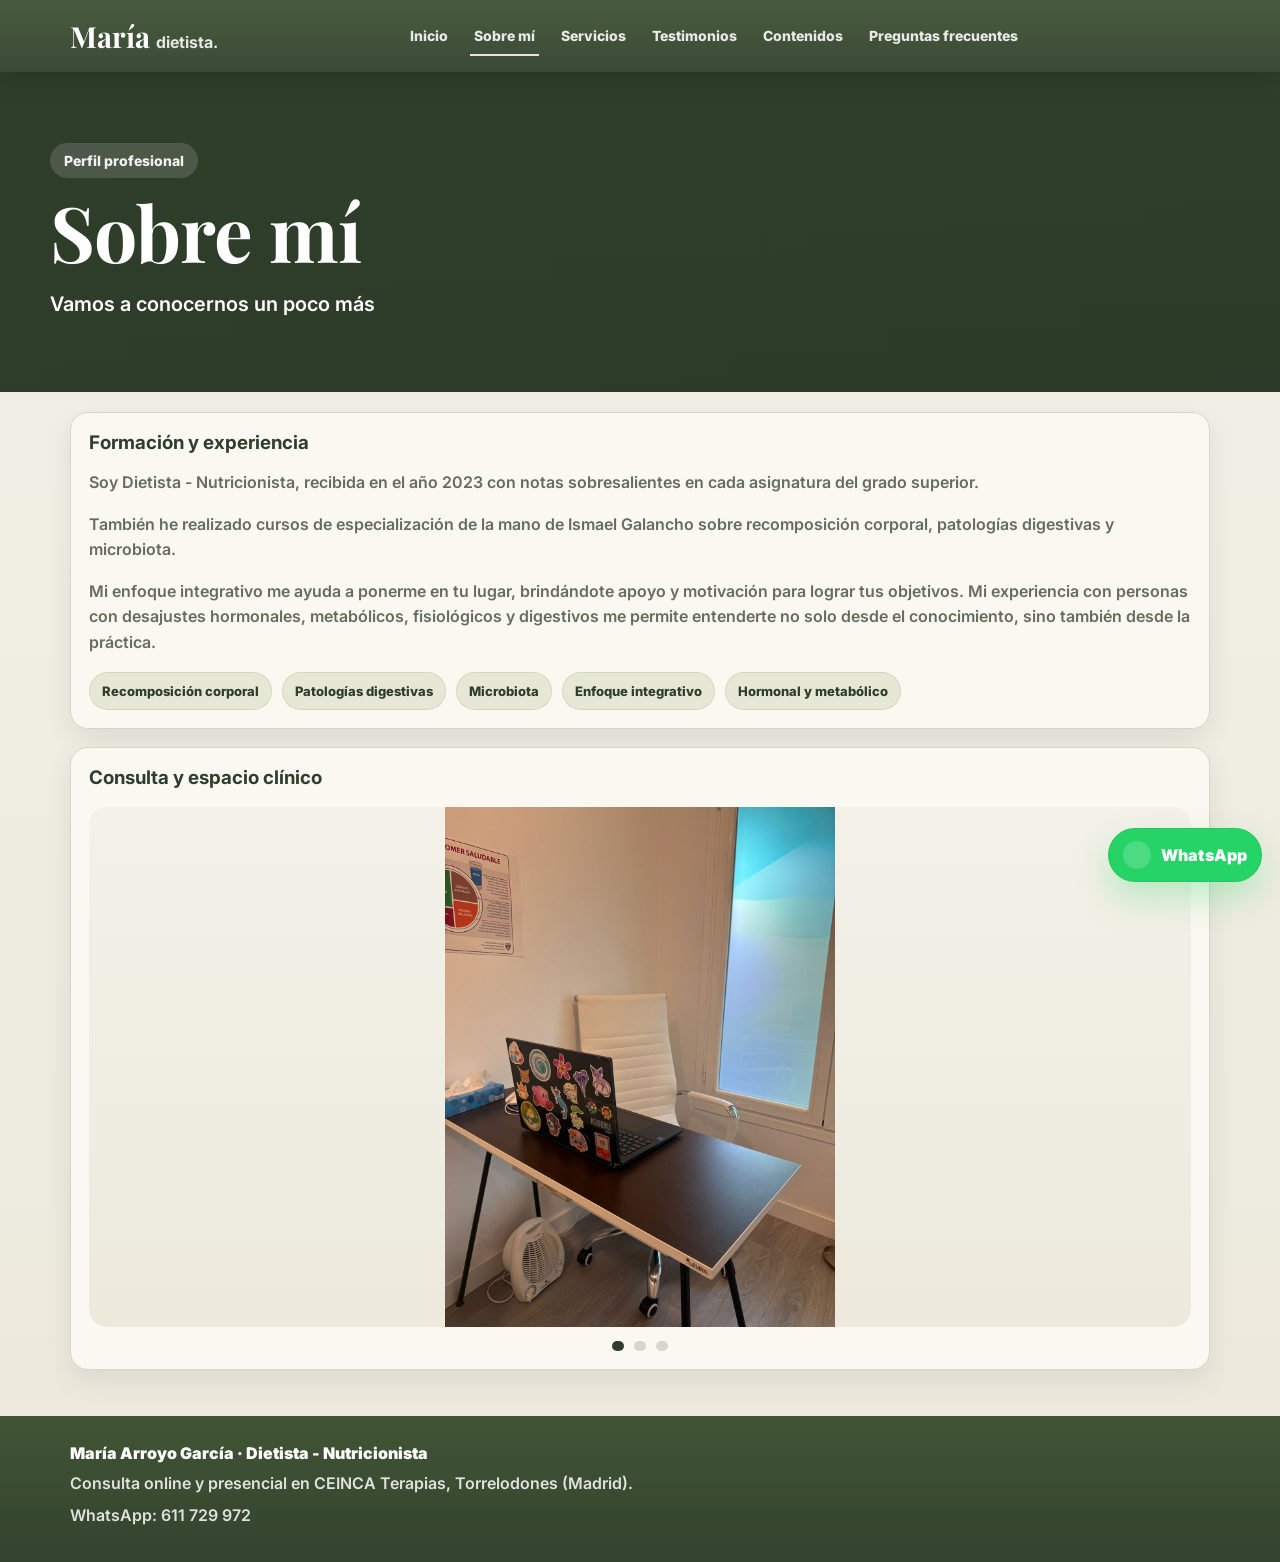
<file: sobre-mi.html>
<!DOCTYPE html><html lang="es"><head>
<meta charset="UTF-8"><meta name="viewport" content="width=device-width, initial-scale=1.0"><meta name="theme-color" content="#2f3e2b">
<link rel="icon" href="favicon.png"><link rel="manifest" href="manifest.webmanifest">
<link rel="preconnect" href="https://fonts.googleapis.com"><link rel="preconnect" href="https://fonts.gstatic.com" crossorigin>
<link href="https://fonts.googleapis.com/css2?family=Inter:wght@400;600;700;800;900&family=Playfair+Display:wght@600;700&display=swap" rel="stylesheet">
<link rel="stylesheet" href="styles.css"><title>Sobre mí · María Dietista</title></head><body>
<header class="topbar" id="top">
  <div class="wrap topbar__inner">
    <a class="logo" href="index.html" aria-label="Inicio"><span class="logo__script">María</span><span class="logo__small"> dietista.</span></a>
    <nav class="nav" aria-label="Navegación principal">
      <a href="index.html" class="nav__link">Inicio</a>
      <a href="sobre-mi.html" class="nav__link is-active">Sobre mí</a>
      <a href="servicios.html" class="nav__link">Servicios</a>
      <a href="testimonios.html" class="nav__link">Testimonios</a>
      <a href="contenidos.html" class="nav__link">Contenidos</a>
      <a href="preguntas-frecuentes.html" class="nav__link">Preguntas frecuentes</a>
    </nav>
    <div class="nav__actions"><button class="burger" type="button" aria-label="Abrir menú" data-burger>☰</button>
    </div>
  </div>
  <div class="drawer" data-drawer>
    <div class="drawer__panel">
      <div class="drawer__head"><div class="drawer__brand">Menú</div><button class="drawer__close" type="button" aria-label="Cerrar menú" data-drawer-close>✕</button></div>
      <nav class="drawer__nav" aria-label="Navegación móvil">
        <a href="index.html" class="drawer__link">Inicio</a>
        <a href="sobre-mi.html" class="drawer__link is-active">Sobre mí</a>
        <a href="servicios.html" class="drawer__link">Servicios</a>
        <a href="testimonios.html" class="drawer__link">Testimonios</a>
        <a href="contenidos.html" class="drawer__link">Contenidos</a>
        <a href="preguntas-frecuentes.html" class="drawer__link">Preguntas frecuentes</a>
      </nav>
      <a class="btn btn--berry btn--block" href="https://wa.me/34611729972?text=Hola%20Mar%C3%ADa%2C%20quiero%20una%20valoraci%C3%B3n.%20Mi%20objetivo%20es%3A%20" target="_blank" rel="noopener">Quiero valoración</a>
    </div>
  </div>
</header>
<main>
<section class="hero hero--page reveal"><div class="hero__bg"></div><div class="hero__overlay hero__overlay--soft"></div><div class="wrap hero__content hero__content--page"><div class="hero__copy hero__copy--simple"><span class="hero-tag">Perfil profesional</span><h1 class="hero__title">Sobre mí</h1><p class="hero__lead">Vamos a conocernos un poco más</p></div></div></section>
<section class="section-block reveal"><div class="wrap about-layout">
  <article class="about-card">
    <h3>Formación y experiencia</h3>
    <p>Soy Dietista - Nutricionista, recibida en el año 2023 con notas sobresalientes en cada asignatura del grado superior.</p>
    <p style="margin-top:12px;">También he realizado cursos de especialización de la mano de Ismael Galancho sobre recomposición corporal, patologías digestivas y microbiota.</p>
    <p style="margin-top:12px;">Mi enfoque integrativo me ayuda a ponerme en tu lugar, brindándote apoyo y motivación para lograr tus objetivos. Mi experiencia con personas con desajustes hormonales, metabólicos, fisiológicos y digestivos me permite entenderte no solo desde el conocimiento, sino también desde la práctica.</p>
    <div class="badges">
      <span class="badge">Recomposición corporal</span>
      <span class="badge">Patologías digestivas</span>
      <span class="badge">Microbiota</span>
      <span class="badge">Enfoque integrativo</span>
      <span class="badge">Hormonal y metabólico</span>
    </div>
  </article>
  <article class="gallery-card">
    <h3>Consulta y espacio clínico</h3>
    <div class="gallery-slider" data-gallery-slider>
      <div class="gallery-slider__viewport">
        <div class="gallery-slider__track">
          <div class="gallery-slide"><img src="assets/img/oficina1.jpg" alt="Consulta 1" loading="lazy"></div>
          <div class="gallery-slide"><img src="assets/img/oficina2.jpg" alt="Consulta 2" loading="lazy"></div>
          <div class="gallery-slide"><img src="assets/img/oficina3.jpg" alt="Consulta 3" loading="lazy"></div>
        </div>
      </div>
      <div class="gallery-slider__dots">
        <button class="gallery-slider__dot is-active" type="button" aria-label="Foto 1"></button>
        <button class="gallery-slider__dot" type="button" aria-label="Foto 2"></button>
        <button class="gallery-slider__dot" type="button" aria-label="Foto 3"></button>
      </div>
    </div>
  </article>
</div></section>
</main>

<footer class="footer footer--simple">
  <div class="wrap footer__simple">
    <div class="footer__brand">María Arroyo García · Dietista - Nutricionista</div>
    <p class="footer__text">Consulta online y presencial en CEINCA Terapias, Torrelodones (Madrid).</p>
    <p class="footer__text">WhatsApp: 611 729 972</p>
  </div>
</footer>
<div class="fab-row">
  <a class="fab fab--wa" href="https://wa.me/34611729972?text=Hola%20Mar%C3%ADa%2C%20quiero%20informaci%C3%B3n%20sobre%20consulta%20(online%2Fpresencial).%20Mi%20objetivo%20es%3A%20" target="_blank" rel="noopener" aria-label="WhatsApp"><span class="fab__icon" aria-hidden="true"></span><span class="fab__text">WhatsApp</span></a>
  <a class="fab fab--top" href="#top" data-top hidden aria-label="Volver arriba">↑ <span class="fab__text">Arriba</span></a>
</div>
<script src="app.js"></script>

</body></html>
</file>
<file: styles.css>
:root{
  --olive-dark:#2f3e2b;
  --olive:#637323;
  --olive-soft:#728246;
  --cream:#f3f1e8;
  --cream-2:#ece8dc;
  --card:#faf8f1;
  --line:#d7d4c9;
  --text:#1f261c;
  --muted:#646d5e;
  --berry:#8a1f3d;
  --shadow:0 18px 44px rgba(0,0,0,.12);
  --shadow-soft:0 10px 28px rgba(0,0,0,.08);
  --wrap:1180px;
}
*{box-sizing:border-box}
html{scroll-behavior:smooth}
body{margin:0;font-family:Inter,system-ui,-apple-system,Segoe UI,Roboto,Arial,sans-serif;background:linear-gradient(180deg,var(--cream),var(--cream-2));color:var(--text)}
img{max-width:100%;display:block}
a{text-decoration:none;color:inherit}
.wrap{max-width:var(--wrap);margin:0 auto;padding:0 20px}
.topbar{position:sticky;top:0;z-index:60;background:linear-gradient(180deg,rgba(61,82,50,.94),rgba(47,62,43,.94));backdrop-filter:blur(10px);box-shadow:0 8px 22px rgba(0,0,0,.14)}
.topbar__inner{min-height:72px;display:flex;align-items:center;justify-content:space-between;gap:16px}
.logo{display:flex;align-items:baseline;gap:6px;color:#fff}
.logo__script{font-family:"Playfair Display",serif;font-size:29px;font-weight:700}
.logo__small{font-weight:700;opacity:.86}
.nav{display:flex;gap:18px}
.nav__link{color:rgba(255,255,255,.88);font-weight:800;font-size:14px;padding:10px 4px;border-bottom:2px solid transparent}
.nav__link:hover{color:#fff}
.nav__link.is-active{border-bottom-color:rgba(243,241,232,.92)}
.nav__actions{display:flex;align-items:center;gap:12px}
.top-link{color:rgba(255,255,255,.72);font-size:12px;font-weight:800}
.top-link:hover{color:#fff}
.burger{display:none;width:44px;height:44px;border-radius:12px;border:1px solid rgba(255,255,255,.22);background:rgba(255,255,255,.08);color:#fff;font-weight:900;cursor:pointer}
.drawer{position:fixed;inset:0;opacity:0;pointer-events:none;background:rgba(0,0,0,.42);transition:opacity .18s ease;z-index:80}
.drawer.is-open{opacity:1;pointer-events:auto}
.drawer__panel{position:absolute;right:0;top:0;bottom:0;width:min(360px,92vw);background:linear-gradient(180deg,rgba(61,82,50,.98),rgba(47,62,43,.98));padding:18px;transform:translateX(14px);transition:transform .18s ease;box-shadow:-14px 0 40px rgba(0,0,0,.28)}
.drawer.is-open .drawer__panel{transform:translateX(0)}
.drawer__head{display:flex;align-items:center;justify-content:space-between;color:#fff;font-weight:900;margin-bottom:12px}
.drawer__close{width:44px;height:44px;border-radius:12px;border:1px solid rgba(255,255,255,.22);background:rgba(255,255,255,.08);color:#fff;cursor:pointer}
.drawer__nav{display:grid;gap:8px}
.drawer__link{padding:12px;border-radius:12px;color:rgba(255,255,255,.88);font-weight:900;border:1px solid rgba(255,255,255,.12);background:rgba(255,255,255,.05)}
.drawer__link.is-active{background:rgba(243,241,232,.12);border-color:rgba(243,241,232,.45);color:#fff}
.btn{display:inline-flex;align-items:center;justify-content:center;gap:10px;padding:14px 18px;border-radius:999px;font-weight:900;border:1px solid transparent;transition:transform .18s ease,box-shadow .18s ease,background .18s ease}
.btn:hover{transform:translateY(-1px)}
.btn--berry{background:var(--berry);color:#fff;box-shadow:0 14px 30px rgba(138,31,61,.20)}
.btn--ghost{background:rgba(255,255,255,.78);border-color:rgba(47,62,43,.12);color:var(--olive-dark)}
.btn--wide{padding-left:28px;padding-right:28px}
.btn--small{padding:11px 14px;font-size:14px}
.btn--block{width:100%;margin-top:14px}
.hero{position:relative;overflow:hidden}
.hero__bg{position:absolute;inset:0;background:linear-gradient(180deg,#30402c,#243122)}
.hero__bg--photo{background:url("assets/img/maria-hero.webp") center/cover no-repeat}
.hero__overlay{position:absolute;inset:0;background:linear-gradient(90deg,rgba(25,37,28,.86) 0%,rgba(25,37,28,.74) 38%,rgba(25,37,28,.42) 66%,rgba(25,37,28,.18) 100%)}
.hero__overlay--soft{background:linear-gradient(90deg,rgba(47,62,43,.92),rgba(47,62,43,.78))}
.hero--image{min-height:700px}
.hero--page{min-height:320px}
.hero__content{position:relative;z-index:2;min-height:inherit;display:flex;align-items:center;padding:34px 0}
.hero__content--page{padding:28px 0}
.hero__copy{max-width:720px}
.hero__copy--overlay{color:#fff}
.hero__copy--simple{color:#fff}
.hero-tag{display:inline-block;padding:9px 14px;border-radius:999px;background:rgba(255,255,255,.14);color:rgba(255,255,255,.92);font-size:14px;font-weight:800}
.hero__title{margin:16px 0 0;font-family:"Playfair Display",serif;font-size:clamp(50px,6vw,80px);line-height:.98;letter-spacing:-1px}
.hero__subtitle{margin:14px 0 0;font-size:clamp(24px,3vw,42px);font-weight:500}
.hero__lead{margin:18px 0 0;max-width:760px;line-height:1.65;font-size:clamp(16px,1.8vw,20px);font-weight:600;color:inherit}
.hero__buttons{display:flex;gap:14px;flex-wrap:wrap;margin-top:28px}
.split{padding:30px 0}
.split__grid{display:grid;gap:18px}
.split__grid--3{grid-template-columns:repeat(3,1fr)}
.info-card{background:rgba(250,248,241,.96);border:1px solid var(--line);border-radius:18px;padding:18px;box-shadow:var(--shadow-soft)}
.info-card h2{margin:0 0 10px;color:var(--olive-dark);font-size:22px}
.info-card p{margin:0;color:var(--muted);line-height:1.6;font-weight:600}
.list{margin:0;padding-left:18px;color:var(--muted);line-height:1.65;font-weight:600}
.cta-band{padding:10px 0 44px}
.cta-band__inner{background:linear-gradient(180deg,rgba(99,115,35,.66),rgba(99,115,35,.60));border-radius:14px;padding:20px;display:flex;justify-content:space-between;align-items:center;gap:18px;box-shadow:var(--shadow-soft)}
.cta-band__title{margin:0;color:#fff;font-size:26px}
.cta-band__text{margin:8px 0 0;color:rgba(255,255,255,.88);font-weight:600;line-height:1.55}
.section-title{text-align:center;margin:0 0 16px;color:var(--olive-dark);font-weight:900}
.section-actions{display:flex;justify-content:center;margin-top:18px}
.faq-section,.services-panel,.videos-section,.legal-section{padding:18px 0 44px}
.accordion{display:grid;gap:12px}
.acc-item{background:rgba(250,248,241,.98);border:1px solid var(--line);border-radius:16px;box-shadow:var(--shadow-soft);overflow:hidden}
.acc-btn{width:100%;border:0;background:transparent;text-align:left;cursor:pointer;display:flex;align-items:center;justify-content:space-between;gap:12px;padding:15px 16px}
.acc-title{font-weight:900;color:var(--olive-dark)}
.acc-meta{margin-top:4px;font-size:13px;font-weight:700;color:var(--muted)}
.acc-icon{width:38px;height:38px;border-radius:999px;display:flex;align-items:center;justify-content:center;background:rgba(99,115,35,.14);border:1px solid rgba(99,115,35,.16);font-weight:900;color:var(--olive-dark);transition:transform .18s ease}
.acc-item.is-open .acc-icon{transform:rotate(45deg)}
.acc-panel{max-height:0;overflow:hidden;transition:max-height .22s ease}
.acc-content{padding:0 16px 16px;color:var(--muted);font-weight:600;line-height:1.6}
.sticky-cta{position:sticky;top:84px;z-index:10;background:rgba(250,248,241,.90);backdrop-filter:blur(8px);border:1px solid var(--line);border-radius:16px;padding:14px 16px;margin-bottom:18px;display:flex;justify-content:space-between;align-items:center;gap:14px;box-shadow:var(--shadow-soft)}
.sticky-cta__title{font-weight:900;color:var(--olive-dark)}
.sticky-cta__text{margin-top:4px;font-size:14px;font-weight:600;color:var(--muted)}
.cards{display:grid;gap:18px}
.cards--3{grid-template-columns:repeat(3,1fr)}
.service-card{background:rgba(250,248,241,.98);border:1px solid var(--line);border-radius:18px;padding:18px;box-shadow:var(--shadow-soft);display:flex;flex-direction:column;gap:14px}
.service-card__media{border-radius:16px;overflow:hidden;border:1px solid rgba(47,62,43,.08);background:#fff}
.service-card h2{margin:0;color:var(--olive-dark);font-size:24px}
.videos-grid{display:grid;grid-template-columns:repeat(3,1fr);gap:18px}
.video-card{background:rgba(250,248,241,.98);border:1px solid var(--line);border-radius:18px;overflow:hidden;box-shadow:var(--shadow-soft)}
.video-card__frame{aspect-ratio:9/16;background:#1d1d1d}
.video-card video{width:100%;height:100%;object-fit:contain;display:block}
.video-card__body{padding:16px}
.video-card__body h2{margin:0 0 8px;color:var(--olive-dark);font-size:22px}
.video-card__body p{margin:0 0 14px;color:var(--muted);line-height:1.55;font-weight:600}
.guides-row{display:grid;grid-template-columns:repeat(3,1fr);gap:18px;margin-top:22px}
.guide-card{border-radius:18px;overflow:hidden;border:1px solid var(--line);box-shadow:var(--shadow-soft);background:rgba(250,248,241,.98)}
.legal-card{background:rgba(250,248,241,.98);border:1px solid var(--line);border-radius:18px;padding:18px;box-shadow:var(--shadow-soft);color:var(--muted);line-height:1.65;font-weight:600}
.footer{padding:26px 0 34px;border-top:1px solid rgba(47,62,43,.08)}
.footer__grid{display:grid;grid-template-columns:1.4fr .8fr .8fr;gap:18px}
.footer__brand{font-weight:900;color:var(--olive-dark)}
.footer__title{font-weight:900;color:var(--olive-dark);margin-bottom:10px}
.footer__text{margin:8px 0 0;color:var(--muted);font-weight:600;line-height:1.55}
.footer__links{display:grid;gap:8px}
.footer__links a{color:var(--muted);font-weight:700}
.footer__links a:hover{color:var(--olive-dark)}
.fab-row{position:fixed;right:18px;bottom:18px;display:flex;flex-direction:column;gap:10px;z-index:70}
.fab{display:flex;align-items:center;gap:10px;padding:12px 14px;border-radius:999px;box-shadow:0 16px 34px rgba(0,0,0,.18);font-weight:900;border:1px solid rgba(47,62,43,.10)}
.fab--wa{background:var(--berry);color:#fff}
.fab--top{background:rgba(250,248,241,.98);color:var(--olive-dark)}
.fab__icon{font-size:12px}
.fab--top[hidden]{display:none}
.reveal{opacity:0;transform:translateY(10px);transition:opacity .36s ease,transform .36s ease}
.reveal.is-in{opacity:1;transform:none}
@media (max-width:1024px){
  .split__grid--3,.cards--3,.videos-grid,.guides-row,.footer__grid{grid-template-columns:1fr}
  .cta-band__inner,.sticky-cta{flex-direction:column;align-items:flex-start}
}
@media (max-width:900px){
  .nav,.top-link{display:none}
  .burger{display:inline-flex;align-items:center;justify-content:center}
  .topbar__inner{min-height:66px}
  .hero--image{min-height:560px}
}
@media (max-width:640px){
  .hero__title{font-size:48px}
  .hero__subtitle{font-size:24px}
  .fab .fab__text{display:none}
}


/* v3 sections */
.section-block{padding:20px 0 46px}
.section-head{display:flex;justify-content:space-between;align-items:end;gap:16px;flex-wrap:wrap;margin-bottom:18px}
.section-kicker{display:inline-block;padding:8px 12px;border-radius:999px;background:rgba(99,115,35,.12);color:var(--olive-dark);font-size:13px;font-weight:800}
.section-desc{margin:8px 0 0;color:var(--muted);font-weight:600;line-height:1.6;max-width:72ch}
.slider-nav{display:flex;gap:10px}
.slider-btn{width:44px;height:44px;border-radius:999px;border:1px solid rgba(47,62,43,.12);background:rgba(250,248,241,.95);box-shadow:var(--shadow-soft);cursor:pointer;font-weight:900;color:var(--olive-dark)}
.h-slider__viewport{overflow:auto;scroll-snap-type:x mandatory;padding-bottom:8px}
.h-slider__track{display:grid;grid-auto-flow:column;grid-auto-columns:minmax(320px,1fr);gap:18px}
.h-slider__track>*{scroll-snap-align:start}
.slider-card,.diff-card,.summary-card,.pdf-card,.gallery-card,.about-card{background:rgba(250,248,241,.98);border:1px solid var(--line);border-radius:18px;padding:18px;box-shadow:var(--shadow-soft)}
.slider-card h3,.diff-card h3,.summary-card h3,.pdf-card h3,.gallery-card h3,.about-card h3{margin:0 0 10px;color:var(--olive-dark)}
.slider-card p,.slider-card li,.diff-card p,.summary-card p,.pdf-card p,.gallery-card p,.about-card p{color:var(--muted);font-weight:600;line-height:1.6}
.slider-card ul{margin:0;padding-left:18px}
.badges{display:flex;flex-wrap:wrap;gap:10px;margin-top:14px}
.badge{display:inline-flex;padding:10px 12px;border-radius:999px;background:rgba(99,115,35,.12);color:var(--olive-dark);font-weight:800;font-size:13px;border:1px solid rgba(99,115,35,.14)}
.about-layout,.session-layout,.testimonials-grid{display:grid;grid-template-columns:1.05fr .95fr;gap:18px}
.gallery-grid{display:grid;grid-template-columns:repeat(3,1fr);gap:14px;margin-top:14px}
.gallery-grid img,.guide-card img{border-radius:16px;border:1px solid var(--line);box-shadow:var(--shadow-soft)}
.diff-grid,.pdf-grid{display:grid;grid-template-columns:repeat(3,1fr);gap:18px}
.diff-card__icon{width:56px;height:56px;border-radius:18px;background:rgba(99,115,35,.14);display:flex;align-items:center;justify-content:center;color:var(--olive-dark);font-weight:900;margin-bottom:12px}
.session-steps{display:grid;gap:14px}
.step{display:grid;grid-template-columns:58px 1fr;gap:14px;align-items:start;background:rgba(250,248,241,.98);border:1px solid var(--line);border-radius:18px;padding:18px;box-shadow:var(--shadow-soft)}
.step__num{width:58px;height:58px;border-radius:18px;background:rgba(99,115,35,.14);display:flex;align-items:center;justify-content:center;color:var(--olive-dark);font-weight:900;font-size:22px}
.step h3{margin:0 0 8px;color:var(--olive-dark)}
.step p{margin:0;color:var(--muted);font-weight:600;line-height:1.6}
.beforeafter-grid{display:grid;gap:14px}
.advice-box{margin-top:14px;padding:14px 16px;border-radius:16px;background:rgba(99,115,35,.10);border:1px solid rgba(99,115,35,.14);color:var(--olive-dark);font-weight:700;line-height:1.55}
.videos-intro{margin-bottom:16px;padding:16px 18px;border-radius:18px;background:rgba(250,248,241,.98);border:1px solid var(--line);box-shadow:var(--shadow-soft)}
.videos-intro p{margin:0;color:var(--muted);font-weight:600;line-height:1.6}
.video-card__links{display:flex;gap:10px;flex-wrap:wrap}
.video-card__meta{margin-top:12px;font-size:13px;color:var(--muted);font-weight:700}
.pdf-card__media{border-radius:16px;overflow:hidden;border:1px solid var(--line);box-shadow:var(--shadow-soft);margin-bottom:14px}
.pdf-card__actions{display:flex;gap:10px;flex-wrap:wrap;margin-top:14px}
@media (max-width:1024px){
  .about-layout,.session-layout,.testimonials-grid,.diff-grid,.pdf-grid,.gallery-grid{grid-template-columns:1fr}
}


/* --- detailed cleanup adjustments --- */
.hero__bg,
.hero__overlay{
  pointer-events:none;
}
.hero__bg--photo{
  background:
    url("assets/img/maria-hero-original.webp") right center / auto 100% no-repeat,
    linear-gradient(180deg,#30402c,#243122);
  transform:none !important;
}
.hero--image{
  min-height:760px;
}
.hero__content{
  justify-content:flex-start;
}
.hero__copy--overlay{
  max-width:760px;
}
.hero__buttons{
  width:100%;
  justify-content:center;
}
.footer--simple{
  padding:26px 0 34px;
  border-top:1px solid rgba(47,62,43,.08);
}
.footer__simple{
  text-align:left;
  max-width:1180px;
}
.footer--simple .footer__brand{
  font-weight:900;
  color:var(--olive-dark);
}
.footer--simple .footer__text{
  margin:8px 0 0;
  color:var(--muted);
  font-weight:600;
  line-height:1.55;
}
.section-head--no-desc .section-desc{display:none}
.h-slider__viewport{
  overflow-x:auto;
  overflow-y:hidden;
  scroll-snap-type:x mandatory;
  padding-bottom:0;
  scrollbar-width:none;
  -ms-overflow-style:none;
}
.h-slider__viewport::-webkit-scrollbar{
  display:none;
}
.testimonials-grid{
  grid-template-columns:1fr;
}
.beforeafter-grid{
  grid-template-columns:repeat(2,1fr);
  margin-top:18px;
}
.profiles-grid{
  display:grid;
  grid-template-columns:repeat(3,1fr);
  gap:18px;
}
.profile-card{
  background:rgba(250,248,241,.98);
  border:1px solid var(--line);
  border-radius:18px;
  padding:18px;
  box-shadow:var(--shadow-soft);
}
.profile-card h3{
  margin:0 0 8px;
  color:var(--olive-dark);
  font-size:22px;
}
.profile-card p{
  margin:0;
  color:var(--muted);
  line-height:1.6;
  font-weight:600;
}
.clean-note{display:none !important;}
.service-card__media img{
  width:100%;
  height:auto;
  display:block;
}
.service-card__media{
  min-height:220px;
}
@media (max-width:1024px){
  .profiles-grid,
  .beforeafter-grid{
    grid-template-columns:1fr;
  }
}
@media (max-width:900px){
  .hero__bg--photo{
    background:
      url("assets/img/maria-hero-original.webp") 70% center / auto 100% no-repeat,
      linear-gradient(180deg,#30402c,#243122);
  }
  .hero--image{
    min-height:640px;
  }
}
@media (max-width:640px){
  .hero__bg--photo{
    background:
      url("assets/img/maria-hero-original.webp") 82% center / auto 100% no-repeat,
      linear-gradient(180deg,#30402c,#243122);
  }
  .hero--image{
    min-height:600px;
  }
}


/* --- refinement pass --- */
.hero__bg--photo{
  background:
    url("assets/img/maria-hero-original.webp") center center / contain no-repeat,
    linear-gradient(180deg,#30402c,#243122) !important;
  transform:none !important;
}
.hero__content{
  justify-content:flex-start;
}
.hero__copy--overlay{
  max-width:760px;
  text-align:center;
}
.hero__buttons{
  justify-content:center;
  margin-left:auto;
  margin-right:auto;
}
.slider-nav{
  justify-content:center;
  width:100%;
}
.h-slider__viewport{
  scrollbar-width:none;
  -ms-overflow-style:none;
}
.h-slider__viewport::-webkit-scrollbar{
  display:none;
}

/* about page gallery slider */
.about-layout{
  grid-template-columns:1fr !important;
}
.gallery-slider{
  position:relative;
  margin-top:18px;
}
.gallery-slider__viewport{
  overflow:hidden;
  border-radius:18px;
}
.gallery-slider__track{
  display:flex;
  transition:transform .5s ease;
}
.gallery-slide{
  min-width:100%;
}
.gallery-slide img{
  width:100%;
  height:520px;
  object-fit:contain;
  border-radius:18px;
  display:block;
}
.gallery-slider__dots{
  display:flex;
  justify-content:center;
  gap:10px;
  margin-top:14px;
}
.gallery-slider__dot{
  width:10px;
  height:10px;
  border-radius:999px;
  background:rgba(47,62,43,.18);
  border:0;
  cursor:pointer;
}
.gallery-slider__dot.is-active{
  background:var(--olive-dark);
}

/* service cards */
.service-card__media{
  min-height:auto;
}
.service-card__media img{
  width:100%;
  height:auto;
  display:block;
  border-radius:16px;
}

/* slider cards */
.h-slider__track{
  grid-auto-columns:minmax(300px,1fr);
}
@media (max-width:900px){
  .hero__bg--photo{
    background:
      url("assets/img/maria-hero-original.webp") center center / contain no-repeat,
      linear-gradient(180deg,#30402c,#243122) !important;
  }
}


/* clinic gallery adjusted images */
.gallery-slider__viewport{
  overflow:hidden;
  border-radius:18px;
}
.gallery-slider__track{
  display:flex;
  transition:transform .5s ease;
}
.gallery-slide{
  min-width:100%;
}
.gallery-slide img{
  width:100%;
  height:520px;
  object-fit:contain;
  object-position:center;
  background:linear-gradient(180deg, rgba(243,241,232,.96), rgba(236,232,220,.96));
  border-radius:18px;
  display:block;
}
@media (max-width:900px){
  .gallery-slide img{
    height:420px;
  }
}
@media (max-width:640px){
  .gallery-slide img{
    height:340px;
  }
}


/* footer aligned with top banner */
.footer--simple{
  padding:26px 0 34px;
  border-top:1px solid rgba(255,255,255,.08);
  background:linear-gradient(180deg,rgba(61,82,50,.98),rgba(47,62,43,.98));
}
.footer__simple{
  text-align:left;
  max-width:1180px;
}
.footer--simple .footer__brand{
  font-weight:900;
  color:#fff;
}
.footer--simple .footer__text{
  margin:8px 0 0;
  color:rgba(255,255,255,.84);
  font-weight:600;
  line-height:1.55;
}


/* final adjustments */
.nav__actions{
  gap: 0;
}
.profiles-grid{
  display:grid;
  grid-template-columns:repeat(2,1fr);
  gap:18px;
}
.videos-grid{
  grid-template-columns:repeat(2,1fr) !important;
}
@media (max-width:1024px){
  .profiles-grid,
  .videos-grid{
    grid-template-columns:1fr !important;
  }
}


/* contents intro and smaller videos */
.contenidos-intro{
  padding: 18px 0 8px;
}
.contenidos-intro__grid{
  display:grid;
  grid-template-columns:.9fr 1.1fr;
  gap:24px;
  align-items:center;
  background:rgba(250,248,241,.98);
  border:1px solid var(--line);
  border-radius:24px;
  padding:22px;
  box-shadow:var(--shadow-soft);
}
.contenidos-intro__media{
  border-radius:20px;
  overflow:hidden;
  border:1px solid var(--line);
  background:rgba(243,241,232,.98);
}
.contenidos-intro__media img{
  width:100%;
  height:100%;
  display:block;
  object-fit:cover;
}
.contenidos-intro__copy h2{
  margin:10px 0 12px;
  color:var(--olive-dark);
  font-size:clamp(30px,3vw,40px);
  line-height:1.1;
}
.contenidos-intro__copy p{
  margin:0;
  color:var(--muted);
  font-weight:600;
  line-height:1.65;
  max-width:58ch;
}
.contenidos-intro__actions{
  margin-top:22px;
  display:flex;
  gap:12px;
  flex-wrap:wrap;
}

/* smaller video area */
.videos-grid{
  grid-template-columns:repeat(2, minmax(0, 380px)) !important;
  justify-content:center;
  gap:22px;
}
.video-card__frame{
  aspect-ratio:9/15;
}

@media (max-width:1024px){
  .contenidos-intro__grid{
    grid-template-columns:1fr;
  }
}
@media (max-width:900px){
  .videos-grid{
    grid-template-columns:1fr !important;
  }
}

/* services updated real images */
.service-card__media img{
  width:100%;
  height:250px;
  object-fit:cover;
}
.service-card__media--contain img{
  object-fit:contain;
  background:linear-gradient(180deg, rgba(243,241,232,.98), rgba(236,232,220,.98));
}


/* final instagram intro simplification */
.contenidos-intro__grid{
  grid-template-columns: 1fr !important;
  max-width: 980px;
  margin: 0 auto;
}
.contenidos-intro__copy{
  display:flex;
  justify-content:center;
  align-items:center;
  text-align:center;
}
.contenidos-intro__copy .section-kicker,
.contenidos-intro__copy h2,
.contenidos-intro__copy p{
  display:none;
}
.contenidos-intro__actions{
  margin-top:0;
  justify-content:center;
}


/* simple contents adjustments */
.contenidos-intro__grid{
  grid-template-columns: 1fr !important;
  max-width: 980px;
  margin: 0 auto;
}
.contenidos-intro__copy{
  display:flex;
  justify-content:center;
  align-items:center;
  text-align:center;
}
.contenidos-intro__copy .section-kicker,
.contenidos-intro__copy h2,
.contenidos-intro__copy p{
  display:none;
}
.contenidos-intro__actions{
  margin-top:0;
  justify-content:center;
}
.contenidos-intro__actions .btn{
  background: transparent !important;
  box-shadow: none !important;
  border: 1px solid rgba(47,62,43,.18) !important;
  color: var(--olive-dark) !important;
}

/* posters and videos */
.video-card__frame{
  aspect-ratio: 9/15;
  background: rgba(243,241,232,.98);
}
.video-card video{
  object-fit: contain !important;
  background: rgba(243,241,232,.98);
}
.video-card{
  max-width: 340px;
  margin: 0 auto;
}
.videos-grid{
  grid-template-columns: repeat(2, minmax(0, 340px)) !important;
  justify-content: center;
  gap: 22px;
}
@media (max-width: 900px){
  .videos-grid{
    grid-template-columns: 1fr !important;
  }
}

/* service images adjusted */
.service-card__media{
  min-height: auto;
  background: rgba(243,241,232,.98);
}
.service-card__media img{
  width: 100%;
  height: 250px;
  object-fit: contain !important;
  object-position: center;
  background: rgba(243,241,232,.98);
}


/* simplified instagram intro */
.contenidos-intro{
  padding: 18px 0 8px;
}
.contenidos-intro--simple{
  display:flex;
  justify-content:center;
  align-items:center;
  padding:0;
  background:transparent !important;
  border:none !important;
  box-shadow:none !important;
}
.contenidos-intro--simple .btn{
  background: var(--berry) !important;
  color:#fff !important;
  border:1px solid transparent !important;
  box-shadow:0 14px 30px rgba(138,31,61,.20) !important;
}


/* mobile drawer visibility fix */
.drawer{
  background: rgba(0,0,0,.5) !important;
}
.drawer__panel{
  background: #2f3e2b !important;
  opacity: 1 !important;
}
.drawer__head,
.drawer__brand,
.drawer__close{
  color: #fff !important;
}
.drawer__link{
  color: rgba(255,255,255,.96) !important;
  background: rgba(255,255,255,.06) !important;
  border-color: rgba(255,255,255,.14) !important;
}
.drawer__link.is-active{
  color: #fff !important;
  background: rgba(255,255,255,.14) !important;
  border-color: rgba(255,255,255,.3) !important;
}
@media (max-width:900px){
  .drawer__panel{
    box-shadow: -14px 0 40px rgba(0,0,0,.35);
  }
}


/* mobile menu fully opaque */
.drawer{
  background: rgba(22,30,24,.78) !important;
  backdrop-filter: blur(6px);
}
.drawer__panel{
  width: 100% !important;
  max-width: 100% !important;
  background: linear-gradient(180deg, rgba(61,82,50,.99), rgba(47,62,43,.99)) !important;
  box-shadow: none !important;
}
@media (max-width:900px){
  .drawer__panel{
    left: 0;
    right: 0;
  }
  .drawer__nav{
    gap: 12px;
  }
  .drawer__link{
    background: rgba(255,255,255,.08) !important;
  }
}


/* cleaner app-like mobile menu */
@media (max-width:900px){
  .drawer{
    background: rgba(18,24,20,.82) !important;
    backdrop-filter: blur(10px);
  }
  .drawer__panel{
    padding: 14px 16px 22px !important;
    background: linear-gradient(180deg, #3a4b33 0%, #2f3e2b 100%) !important;
  }
  .drawer__head{
    margin-bottom: 14px !important;
  }
  .drawer__brand{
    font-size: 18px;
    letter-spacing: .2px;
  }
  .drawer__close{
    width: 54px !important;
    height: 54px !important;
    border-radius: 20px !important;
    background: rgba(255,255,255,.08) !important;
    border: 1px solid rgba(255,255,255,.14) !important;
    font-size: 26px;
  }
  .drawer__nav{
    gap: 10px !important;
  }
  .drawer__link{
    padding: 16px 18px !important;
    border-radius: 22px !important;
    font-size: 18px !important;
    font-weight: 800 !important;
    line-height: 1.2;
    background: rgba(255,255,255,.07) !important;
    border: 1px solid rgba(255,255,255,.16) !important;
  }
  .drawer__link.is-active{
    background: rgba(255,255,255,.14) !important;
    border-color: rgba(255,255,255,.24) !important;
  }
  .btn.btn--block{
    border-radius: 24px !important;
    min-height: 64px;
    font-size: 18px;
    margin-top: 16px !important;
  }
}

/* WhatsApp floating button clearly green */
.fab--wa{
  background: #25D366 !important;
  color: #ffffff !important;
  border-color: rgba(0,0,0,.06) !important;
  box-shadow: 0 16px 34px rgba(37,211,102,.28) !important;
}
.fab--wa .fab__icon{
  width: 28px;
  height: 28px;
  border-radius: 999px;
  display: inline-flex;
  align-items: center;
  justify-content: center;
  background: rgba(255,255,255,.18);
  font-size: 16px;
  line-height: 1;
}
.fab--wa .fab__icon::before{
  content: "✆";
}
.fab--wa .fab__icon{
  font-size: 0 !important;
}
.fab--wa .fab__text{
  font-weight: 900;
  letter-spacing: .1px;
}
</file>
